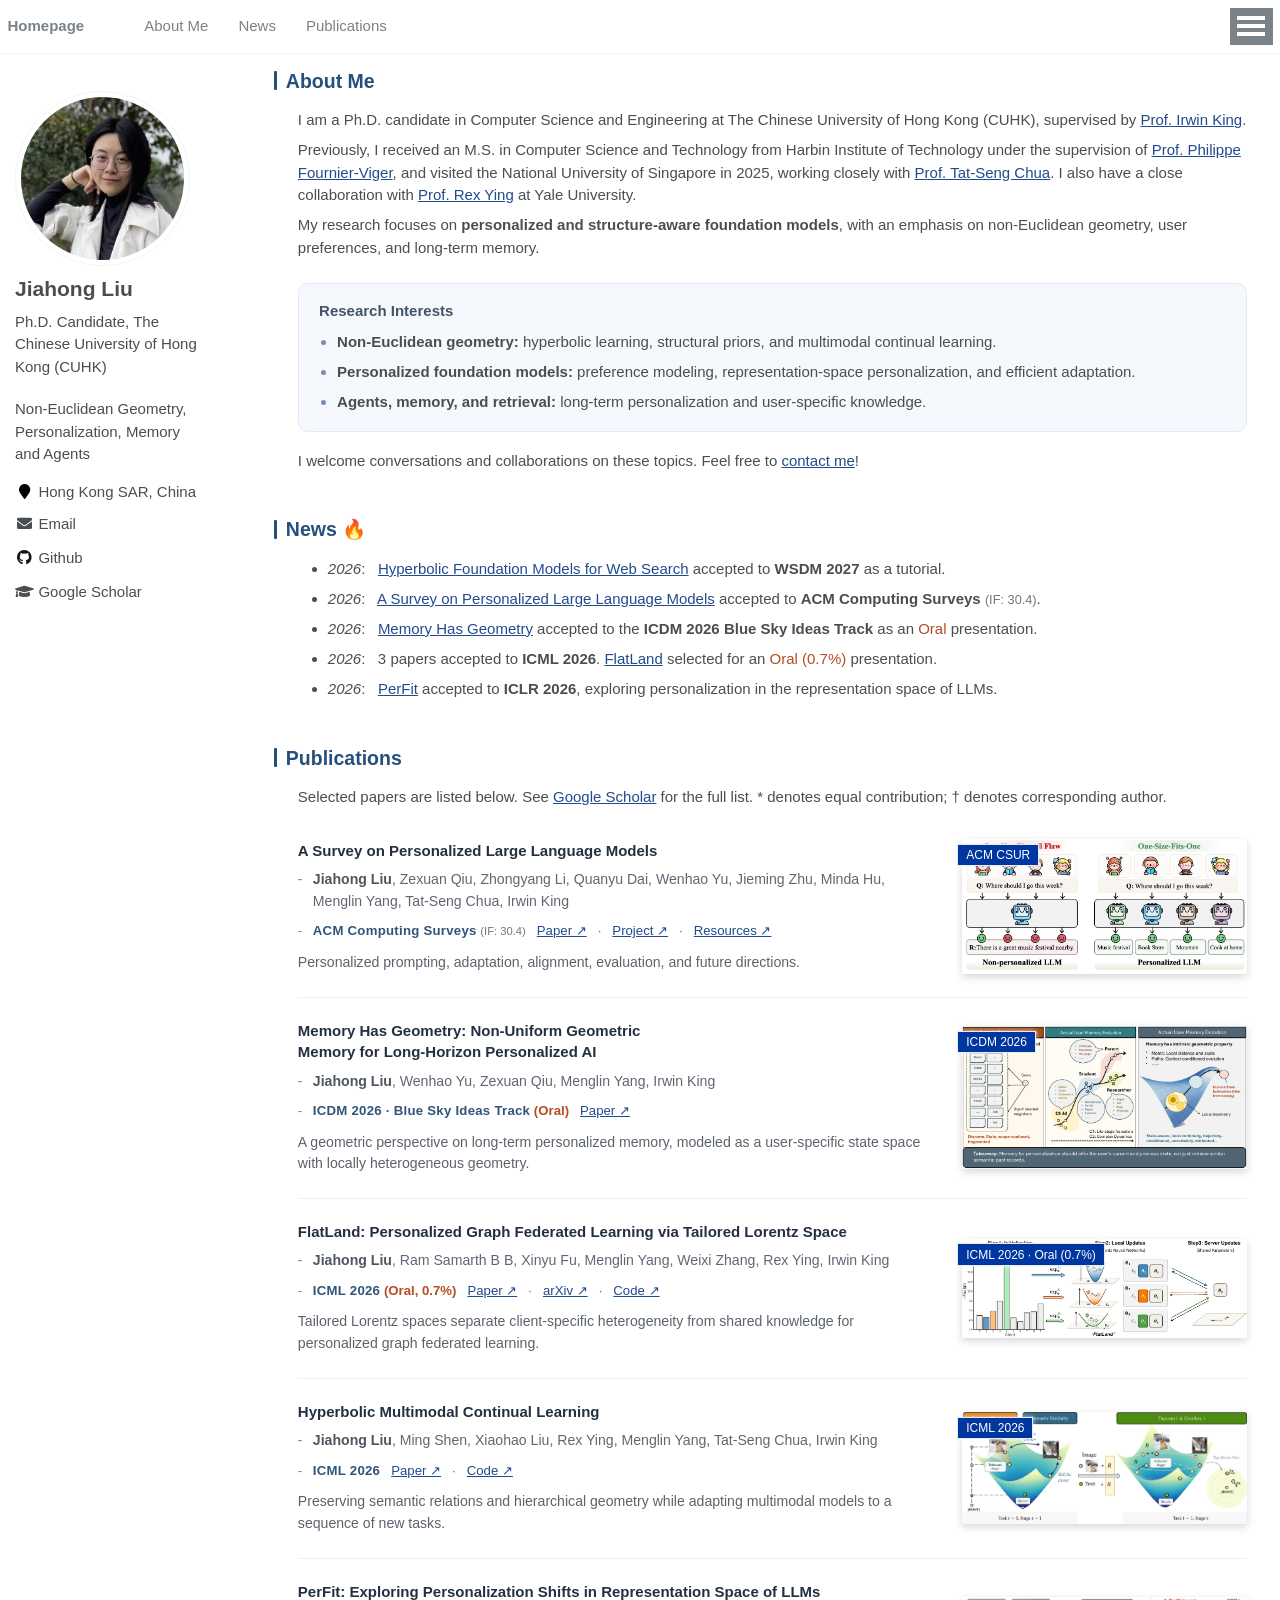
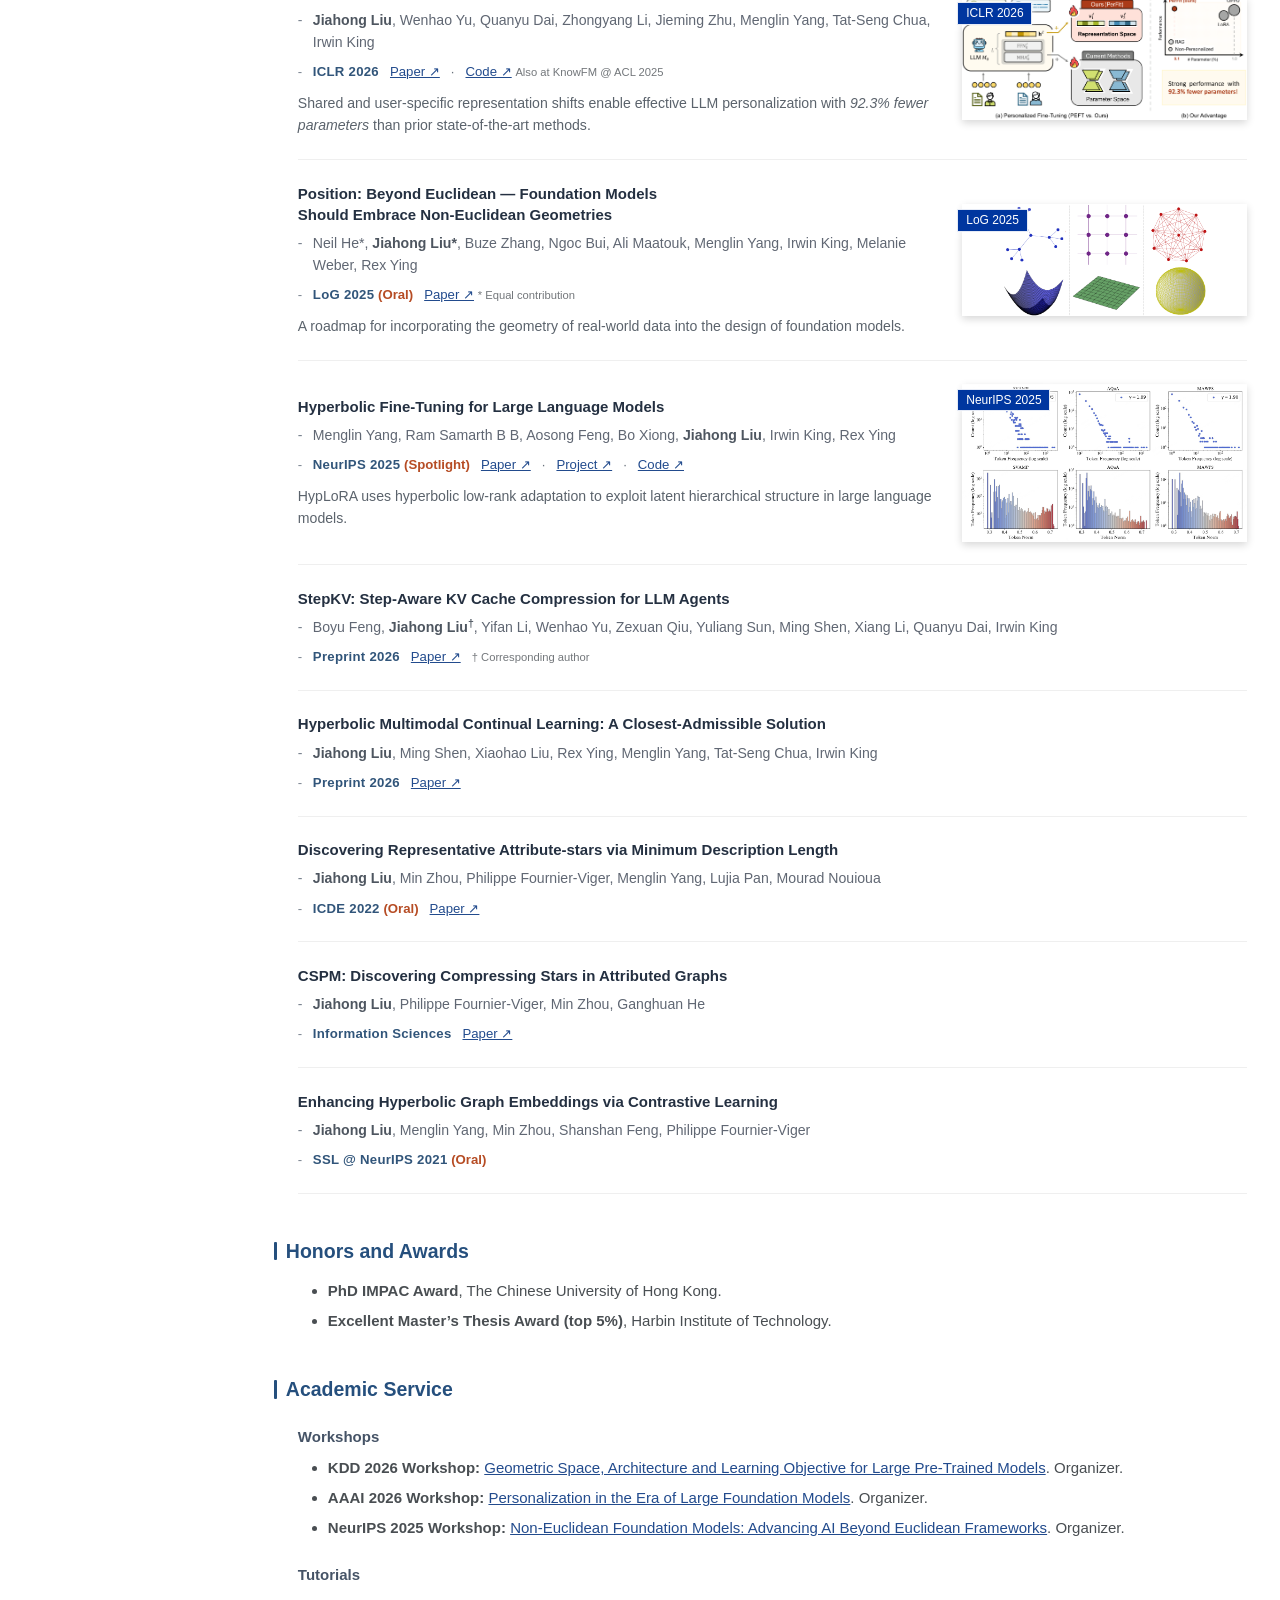
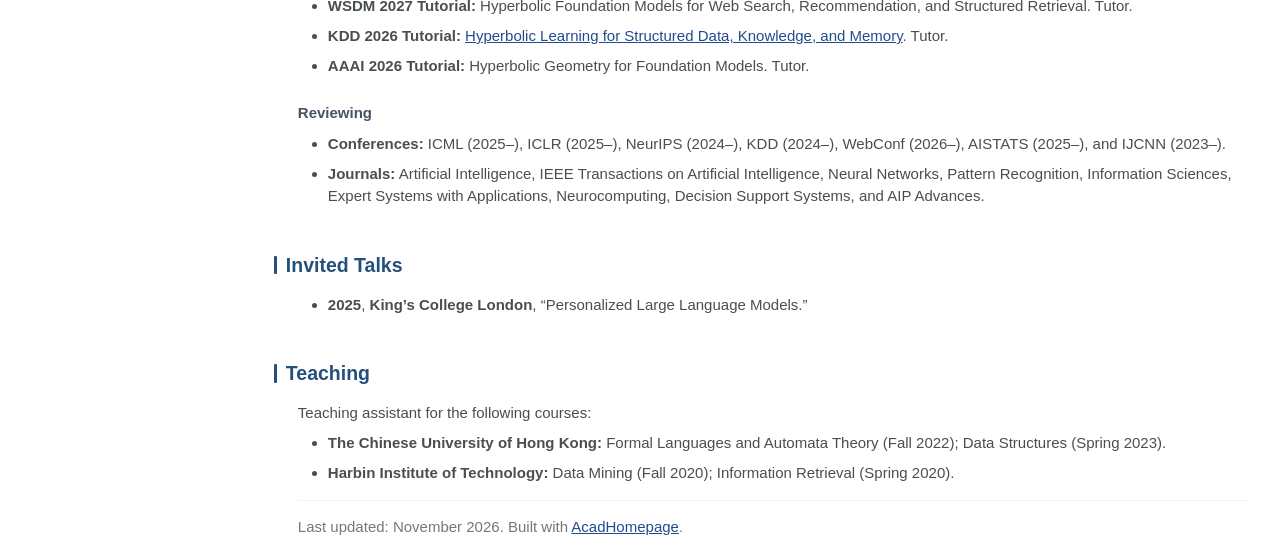
<file: index.html>
<!doctype html><html lang="en" class="no-js"><head><meta charset="utf-8"><title>Jiahong Liu - Homepage</title><meta property="og:locale" content="en"><meta property="og:site_name" content="Jiahong Liu"><meta property="og:title" content="Jiahong Liu"><link rel="canonical" href="https://jiahongliu21.github.io/"><meta property="og:url" content="https://jiahongliu21.github.io/"><meta property="og:description" content="Jiahong Liu, Ph.D. candidate at CUHK. Personalized foundation models, non-Euclidean geometry, and agents with long-term memory."><meta name="HandheldFriendly" content="True"><meta name="MobileOptimized" content="320"><meta name="viewport" content="width=device-width,initial-scale=1"><script>document.documentElement.className=document.documentElement.className.replace(/\bno-js\b/g,"")+" js "</script><link rel="stylesheet" href="assets/css/main.css?v=1793971525"><meta http-equiv="cleartype" content="on"><link rel="icon" type="image/svg+xml" href="images/favicon.svg?v=poincare-site-blue-20261028"><meta name="theme-color" content="#ffffff"><link rel="stylesheet" href="assets/css/academicons.css"><link rel="stylesheet" href="assets/css/personal.css?v=1793971525"></head><body><div class="masthead"><div class="masthead__inner-wrap"><div class="masthead__menu"><nav id="site-nav" class="greedy-nav"><button><div class="navicon"></div></button><ul class="visible-links"><li class="masthead__menu-item masthead__menu-item--lg masthead__menu-home-item"><a href="#about-me">Homepage</a></li><li class="masthead__menu-item"><a href="#about-me">About Me</a></li><li class="masthead__menu-item"><a href="#-news">News</a></li><li class="masthead__menu-item"><a href="#-publications">Publications</a></li><li class="masthead__menu-item"><a href="#-academic-service">Service</a></li></ul><ul class="hidden-links hidden"></ul></nav></div></div></div><div id="main" role="main"><div class="sidebar sticky"><div itemscope itemtype="http://schema.org/Person" class="profile_box"><div class="author__avatar"><img src="images/jiahong-liu.jpg" class="author__avatar" alt="Jiahong Liu"></div><div class="author__content"><h3 class="author__name">Jiahong Liu</h3><p class="author__bio">Ph.D. Candidate, The Chinese University of Hong Kong (CUHK)</p></div><div class="author__urls-wrapper"><ul class="author__urls social-icons"><li><div style="white-space:normal;margin-bottom:1em">Non-Euclidean Geometry, Personalization, Memory and Agents</div></li><li><i class="fa fa-fw fa-map-marker" aria-hidden="true"></i> Hong Kong SAR, China</li><li><a href="mailto:jiahong.liu21@gmail.com"><i class="fas fa-fw fa-envelope" aria-hidden="true"></i> Email</a></li><li><a href="https://github.com/JiahongLiu21"><i class="fab fa-fw fa-github" aria-hidden="true"></i> Github</a></li><li><a href="https://scholar.google.com.hk/citations?user=cIWPMtsAAAAJ&hl=en"><i class="fas fa-fw fa-graduation-cap"></i> Google Scholar</a></li></ul><div class="author__urls_sm"><a href="mailto:jiahong.liu21@gmail.com"><i class="fas fa-fw fa-envelope" aria-hidden="true"></i></a> <a href="https://github.com/JiahongLiu21"><i class="fab fa-fw fa-github" aria-hidden="true"></i></a> <a href="https://scholar.google.com.hk/citations?user=cIWPMtsAAAAJ&hl=en"><i class="fas fa-fw fa-graduation-cap"></i></a></div></div></div></div><article class="page" itemscope itemtype="http://schema.org/CreativeWork"><meta itemprop="headline" content=""><div class="page__inner-wrap"><section class="page__content" itemprop="text"><h1 id="about-me">About Me</h1><p>I am a Ph.D. candidate in Computer Science and Engineering at The Chinese University of Hong Kong (CUHK), supervised by <a href="https://scholar.google.com/citations?user=MXvC7tkAAAAJ&amp;hl=en">Prof. Irwin King</a>.</p><p>Previously, I received an M.S. in Computer Science and Technology from Harbin Institute of Technology under the supervision of <a href="https://scholar.google.com/citations?user=QG_7KjoAAAAJ&amp;hl=en">Prof. Philippe Fournier-Viger</a>, and visited the National University of Singapore in 2025, working closely with <a href="https://scholar.google.com/citations?user=Z9DWCBEAAAAJ&amp;hl=en">Prof. Tat-Seng Chua</a>. I also have a close collaboration with <a href="https://scholar.google.com/citations?user=6fqNXooAAAAJ&amp;hl=en">Prof. Rex Ying</a> at Yale University.</p><p>My research focuses on <strong>personalized and structure-aware foundation models</strong>, with an emphasis on non-Euclidean geometry, user preferences, and long-term memory.</p><div class="research-interests"><h3 id="research-interests">Research Interests</h3><ul><li><strong>Non-Euclidean geometry:</strong> hyperbolic learning, structural priors, and multimodal continual learning.</li><li><strong>Personalized foundation models:</strong> preference modeling, representation-space personalization, and efficient adaptation.</li><li><strong>Agents, memory, and retrieval:</strong> long-term personalization and user-specific knowledge.</li></ul></div><p>I welcome conversations and collaborations on these topics. Feel free to <a href="mailto:jiahong.liu21@gmail.com">contact me</a>!</p><h1 id="-news">News 🔥</h1><ul><li><em>2026</em>:   <a href="#tutorials">Hyperbolic Foundation Models for Web Search</a> accepted to <strong>WSDM 2027</strong> as a tutorial.</li><li><em>2026</em>:   <a href="https://personalizedllm.github.io/papers/survey/" target="_blank" rel="noopener noreferrer">A Survey on Personalized Large Language Models</a> accepted to <strong>ACM Computing Surveys</strong> <span class="paper-note" title="Journal Impact Factor reported by ACM in July 2026">(IF: 30.4)</span>.</li><li><em>2026</em>:   <a href="https://arxiv.org/abs/2609.17969" target="_blank" rel="noopener noreferrer">Memory Has Geometry</a> accepted to the <strong>ICDM 2026 Blue Sky Ideas Track</strong> as an <span class="text-highlight">Oral</span> presentation.</li><li><em>2026</em>:   3 papers accepted to <strong>ICML 2026</strong>. <a href="https://proceedings.mlr.press/v306/liu26b.html" target="_blank" rel="noopener noreferrer">FlatLand</a> selected for an <span class="text-highlight">Oral (0.7%)</span> presentation.</li><li><em>2026</em>:   <a href="https://openreview.net/forum?id=Lwn67fk9e1" target="_blank" rel="noopener noreferrer">PerFit</a> accepted to <strong>ICLR 2026</strong>, exploring personalization in the representation space of LLMs.</li></ul><h1 id="-publications">Publications</h1><p>Selected papers are listed below. See <a href="https://scholar.google.com.hk/citations?user=cIWPMtsAAAAJ&amp;hl=en">Google Scholar</a> for the full list. * denotes equal contribution; † denotes corresponding author.</p><div class="paper-entry paper-entry--illustrated"><div class="paper-entry-text"><p><a href="https://personalizedllm.github.io/papers/survey/" target="_blank" rel="noopener noreferrer">A Survey on Personalized Large Language Models</a></p><p><strong>Jiahong Liu</strong>, Zexuan Qiu, Zhongyang Li, Quanyu Dai, Wenhao Yu, Jieming Zhu, Minda Hu, Menglin Yang, Tat-Seng Chua, Irwin King</p><p><strong>ACM Computing Surveys</strong> <span class="paper-note" title="Journal Impact Factor reported by ACM in July 2026">(IF: 30.4)</span>   <a href="https://arxiv.org/abs/2502.11528" target="_blank" rel="noopener noreferrer">Paper ↗</a>   ·   <a href="https://personalizedllm.github.io/papers/survey/" target="_blank" rel="noopener noreferrer">Project ↗</a>   ·   <a href="https://github.com/JiahongLiu21/Awesome-Personalized-Large-Language-Models" target="_blank" rel="noopener noreferrer">Resources ↗</a></p><p>Personalized prompting, adaptation, alignment, evaluation, and future directions.</p></div><div class="paper-entry-image"><a href="images/personalized-llm-survey.png" target="_blank" rel="noopener noreferrer" aria-label="Open full-size paper figure"><span class="badge">ACM CSUR</span><img src="images/personalized-llm-survey.png" alt="One-size-fits-all responses compared with personalized LLM responses" width="100%" loading="lazy" style="aspect-ratio:1934/920;object-fit:cover;object-position:right"></a></div></div><div class="paper-entry paper-entry--illustrated"><div class="paper-entry-text"><p><a href="https://arxiv.org/abs/2609.17969" target="_blank" rel="noopener noreferrer">Memory Has Geometry: Non-Uniform Geometric Memory for Long-Horizon Personalized AI</a></p><p><strong>Jiahong Liu</strong>, Wenhao Yu, Zexuan Qiu, Menglin Yang, Irwin King</p><p><strong>ICDM 2026 · Blue Sky Ideas Track</strong> <strong class="paper-award">(Oral)</strong>   <a href="https://arxiv.org/abs/2609.17969" target="_blank" rel="noopener noreferrer">Paper ↗</a></p><p>A geometric perspective on long-term personalized memory, modeled as a user-specific state space with locally heterogeneous geometry.</p></div><div class="paper-entry-image"><a href="images/memory-geometry.png" target="_blank" rel="noopener noreferrer" aria-label="Open full-size paper figure"><span class="badge">ICDM 2026</span><img src="images/memory-geometry.png" alt="Conceptual framework from Memory Has Geometry" width="100%" loading="lazy"></a></div></div><div class="paper-entry paper-entry--illustrated"><div class="paper-entry-text"><p><a href="https://proceedings.mlr.press/v306/liu26b.html" target="_blank" rel="noopener noreferrer">FlatLand: Personalized Graph Federated Learning via Tailored Lorentz Space</a></p><p><strong>Jiahong Liu</strong>, Ram Samarth B B, Xinyu Fu, Menglin Yang, Weixi Zhang, Rex Ying, Irwin King</p><p><strong>ICML 2026</strong> <strong class="paper-award">(Oral, 0.7%)</strong>   <a href="https://proceedings.mlr.press/v306/liu26b.html" target="_blank" rel="noopener noreferrer">Paper ↗</a>   ·   <a href="https://arxiv.org/abs/2608.21096" target="_blank" rel="noopener noreferrer">arXiv ↗</a>   ·   <a href="https://github.com/HUBERILT/FlatLand_ICML" target="_blank" rel="noopener noreferrer">Code ↗</a></p><p>Tailored Lorentz spaces separate client-specific heterogeneity from shared knowledge for personalized graph federated learning.</p></div><div class="paper-entry-image"><a href="images/flatland.png" target="_blank" rel="noopener noreferrer" aria-label="Open full-size paper figure"><span class="badge">ICML 2026 · Oral (0.7%)</span><img src="images/flatland.png" alt="FlatLand framework for personalized federated learning in tailored Lorentz spaces" width="100%" loading="lazy"></a></div></div><div class="paper-entry paper-entry--illustrated"><div class="paper-entry-text"><p><a href="https://proceedings.mlr.press/v306/liu26dq.html" target="_blank" rel="noopener noreferrer">Hyperbolic Multimodal Continual Learning</a></p><p><strong>Jiahong Liu</strong>, Ming Shen, Xiaohao Liu, Rex Ying, Menglin Yang, Tat-Seng Chua, Irwin King</p><p><strong>ICML 2026</strong>   <a href="https://proceedings.mlr.press/v306/liu26dq.html" target="_blank" rel="noopener noreferrer">Paper ↗</a>   ·   <a href="https://github.com/HUBERILT/HMCL_ICML" target="_blank" rel="noopener noreferrer">Code ↗</a></p><p>Preserving semantic relations and hierarchical geometry while adapting multimodal models to a sequence of new tasks.</p></div><div class="paper-entry-image"><a href="images/hmcl.png" target="_blank" rel="noopener noreferrer" aria-label="Open full-size paper figure"><span class="badge">ICML 2026</span><img src="images/hmcl.png" alt="HMCL preserves semantic similarity and hierarchy under a shared hyperbolic isometry" width="100%" loading="lazy"></a></div></div><div class="paper-entry paper-entry--illustrated"><div class="paper-entry-text"><p><a href="https://openreview.net/forum?id=Lwn67fk9e1" target="_blank" rel="noopener noreferrer">PerFit: Exploring Personalization Shifts in Representation Space of LLMs</a></p><p><strong>Jiahong Liu</strong>, Wenhao Yu, Quanyu Dai, Zhongyang Li, Jieming Zhu, Menglin Yang, Tat-Seng Chua, Irwin King</p><p><strong>ICLR 2026</strong>   <a href="https://openreview.net/forum?id=Lwn67fk9e1" target="_blank" rel="noopener noreferrer">Paper ↗</a>   ·   <a href="https://github.com/JiahongLiu21/PerFit" target="_blank" rel="noopener noreferrer">Code ↗</a> <span class="paper-note">Also at KnowFM @ ACL 2025</span></p><p>Shared and user-specific representation shifts enable effective LLM personalization with <em>92.3% fewer parameters</em> than prior state-of-the-art methods.</p></div><div class="paper-entry-image"><a href="images/perfit.png" target="_blank" rel="noopener noreferrer" aria-label="Open full-size paper figure"><span class="badge">ICLR 2026</span><img src="images/perfit.png" alt="PerFit learns shared and user-specific shifts in the representation space of LLMs" width="100%" loading="lazy"></a></div></div><div class="paper-entry paper-entry--illustrated"><div class="paper-entry-text"><p><a href="https://arxiv.org/abs/2504.08896" target="_blank" rel="noopener noreferrer">Position: Beyond Euclidean — Foundation Models Should Embrace Non-Euclidean Geometries</a></p><p>Neil He*, <strong>Jiahong Liu*</strong>, Buze Zhang, Ngoc Bui, Ali Maatouk, Menglin Yang, Irwin King, Melanie Weber, Rex Ying</p><p><strong>LoG 2025</strong> <strong class="paper-award">(Oral)</strong>   <a href="https://arxiv.org/abs/2504.08896" target="_blank" rel="noopener noreferrer">Paper ↗</a> <span class="paper-note">* Equal contribution</span></p><p>A roadmap for incorporating the geometry of real-world data into the design of foundation models.</p></div><div class="paper-entry-image paper-entry-image--compact"><a href="images/beyond-euclidean.png" target="_blank" rel="noopener noreferrer" aria-label="Open full-size paper figure"><span class="badge">LoG 2025</span><img src="images/beyond-euclidean.png" alt="Hyperbolic, Euclidean, and spherical geometries model different token relationships" width="100%" loading="lazy"></a></div></div><div class="paper-entry paper-entry--illustrated"><div class="paper-entry-text"><p><a href="https://hyperboliclearning.github.io/work/hyplora/" target="_blank" rel="noopener noreferrer">Hyperbolic Fine-Tuning for Large Language Models</a></p><p>Menglin Yang, Ram Samarth B B, Aosong Feng, Bo Xiong, <strong>Jiahong Liu</strong>, Irwin King, Rex Ying</p><p><strong>NeurIPS 2025</strong> <strong class="paper-award">(Spotlight)</strong>   <a href="https://papers.nips.cc/paper_files/paper/2025/file/2a711847bb13b3c55ad74853b7efd70a-Paper-Conference.pdf" target="_blank" rel="noopener noreferrer">Paper ↗</a>   ·   <a href="https://hyperboliclearning.github.io/work/hyplora/" target="_blank" rel="noopener noreferrer">Project ↗</a>   ·   <a href="https://github.com/marlin-codes/HypLLM" target="_blank" rel="noopener noreferrer">Code ↗</a></p><p>HypLoRA uses hyperbolic low-rank adaptation to exploit latent hierarchical structure in large language models.</p></div><div class="paper-entry-image"><a href="images/hyplora.jpg" target="_blank" rel="noopener noreferrer" aria-label="Open full-size paper figure"><span class="badge">NeurIPS 2025</span><img src="images/hyplora.jpg" alt="HypLoRA illustration of token frequency, embedding norms, and hierarchical geometry" width="100%" loading="lazy"></a></div></div><div class="paper-entry paper-entry-text"><p><a href="https://arxiv.org/abs/2609.22158" target="_blank" rel="noopener noreferrer">StepKV: Step-Aware KV Cache Compression for LLM Agents</a></p><p>Boyu Feng, <strong>Jiahong Liu<sup>†</sup></strong>, Yifan Li, Wenhao Yu, Zexuan Qiu, Yuliang Sun, Ming Shen, Xiang Li, Quanyu Dai, Irwin King</p><p><strong>Preprint 2026</strong>   <a href="https://arxiv.org/abs/2609.22158" target="_blank" rel="noopener noreferrer">Paper ↗</a>   <span class="paper-note">† Corresponding author</span></p></div><div class="paper-entry paper-entry-text"><p><a href="https://arxiv.org/abs/2609.29329" target="_blank" rel="noopener noreferrer">Hyperbolic Multimodal Continual Learning: A Closest-Admissible Solution</a></p><p><strong>Jiahong Liu</strong>, Ming Shen, Xiaohao Liu, Rex Ying, Menglin Yang, Tat-Seng Chua, Irwin King</p><p><strong>Preprint 2026</strong>   <a href="https://arxiv.org/abs/2609.29329" target="_blank" rel="noopener noreferrer">Paper ↗</a></p></div><div class="paper-entry paper-entry-text"><p><a href="https://arxiv.org/abs/2204.12704" target="_blank" rel="noopener noreferrer">Discovering Representative Attribute-stars via Minimum Description Length</a></p><p><strong>Jiahong Liu</strong>, Min Zhou, Philippe Fournier-Viger, Menglin Yang, Lujia Pan, Mourad Nouioua</p><p><strong>ICDE 2022</strong> <strong class="paper-award">(Oral)</strong>   <a href="https://arxiv.org/abs/2204.12704" target="_blank" rel="noopener noreferrer">Paper ↗</a></p></div><div class="paper-entry paper-entry-text"><p><a href="https://doi.org/10.1016/j.ins.2022.08.008" target="_blank" rel="noopener noreferrer">CSPM: Discovering Compressing Stars in Attributed Graphs</a></p><p><strong>Jiahong Liu</strong>, Philippe Fournier-Viger, Min Zhou, Ganghuan He</p><p><strong>Information Sciences</strong>   <a href="https://doi.org/10.1016/j.ins.2022.08.008" target="_blank" rel="noopener noreferrer">Paper ↗</a></p></div><div class="paper-entry paper-entry-text"><p>Enhancing Hyperbolic Graph Embeddings via Contrastive Learning</p><p><strong>Jiahong Liu</strong>, Menglin Yang, Min Zhou, Shanshan Feng, Philippe Fournier-Viger</p><p><strong>SSL @ NeurIPS 2021</strong> <strong class="paper-award">(Oral)</strong></p></div><h1 id="-honors-and-awards">Honors and Awards</h1><ul><li><strong>PhD IMPAC Award</strong>, The Chinese University of Hong Kong.</li><li><strong>Excellent Master’s Thesis Award (top 5%)</strong>, Harbin Institute of Technology.</li></ul><h1 id="-academic-service">Academic Service</h1><h3 id="workshops">Workshops</h3><ul><li><strong>KDD 2026 Workshop:</strong> <a href="https://hyperboliclearning.github.io/events/kdd2026workshop">Geometric Space, Architecture and Learning Objective for Large Pre-Trained Models</a>. Organizer.</li><li><strong>AAAI 2026 Workshop:</strong> <a href="https://personalizedllm.github.io/events/perfm-aaai26/">Personalization in the Era of Large Foundation Models</a>. Organizer.</li><li><strong>NeurIPS 2025 Workshop:</strong> <a href="https://hyperboliclearning.github.io/events/neurips2025negelworkshop">Non-Euclidean Foundation Models: Advancing AI Beyond Euclidean Frameworks</a>. Organizer.</li></ul><h3 id="tutorials">Tutorials</h3><ul><li><strong>WSDM 2027 Tutorial:</strong> Hyperbolic Foundation Models for Web Search, Recommendation, and Structured Retrieval. Tutor.</li><li><strong>KDD 2026 Tutorial:</strong> <a href="https://hyperboliclearning.github.io/events/kdd2026tutorial">Hyperbolic Learning for Structured Data, Knowledge, and Memory</a>. Tutor.</li><li><strong>AAAI 2026 Tutorial:</strong> Hyperbolic Geometry for Foundation Models. Tutor.</li></ul><h3 id="reviewing">Reviewing</h3><ul><li><strong>Conferences:</strong> ICML (2025–), ICLR (2025–), NeurIPS (2024–), KDD (2024–), WebConf (2026–), AISTATS (2025–), and IJCNN (2023–).</li><li><strong>Journals:</strong> Artificial Intelligence, IEEE Transactions on Artificial Intelligence, Neural Networks, Pattern Recognition, Information Sciences, Expert Systems with Applications, Neurocomputing, Decision Support Systems, and AIP Advances.</li></ul><h1 id="-invited-talks">Invited Talks</h1><ul><li><strong>2025</strong>, <strong>King’s College London</strong>, “Personalized Large Language Models.”</li></ul><h1 id="-teaching">Teaching</h1><p>Teaching assistant for the following courses:</p><ul><li><strong>The Chinese University of Hong Kong:</strong> Formal Languages and Automata Theory (Fall 2022); Data Structures (Spring 2023).</li><li><strong>Harbin Institute of Technology:</strong> Data Mining (Fall 2020); Information Retrieval (Spring 2020).</li></ul><hr><p class="site-note">Last updated: November 2026. Built with <a href="https://github.com/RayeRen/acad-homepage.github.io">AcadHomepage</a>.</p></section></div></article></div><script src="assets/js/main.min.js"></script><script data-goatcounter="https://jiahongliu21.goatcounter.com/count" async src="https://gc.zgo.at/count.js"></script><script src="assets/js/personal.js?v=1793971525"></script></body></html>
</file>
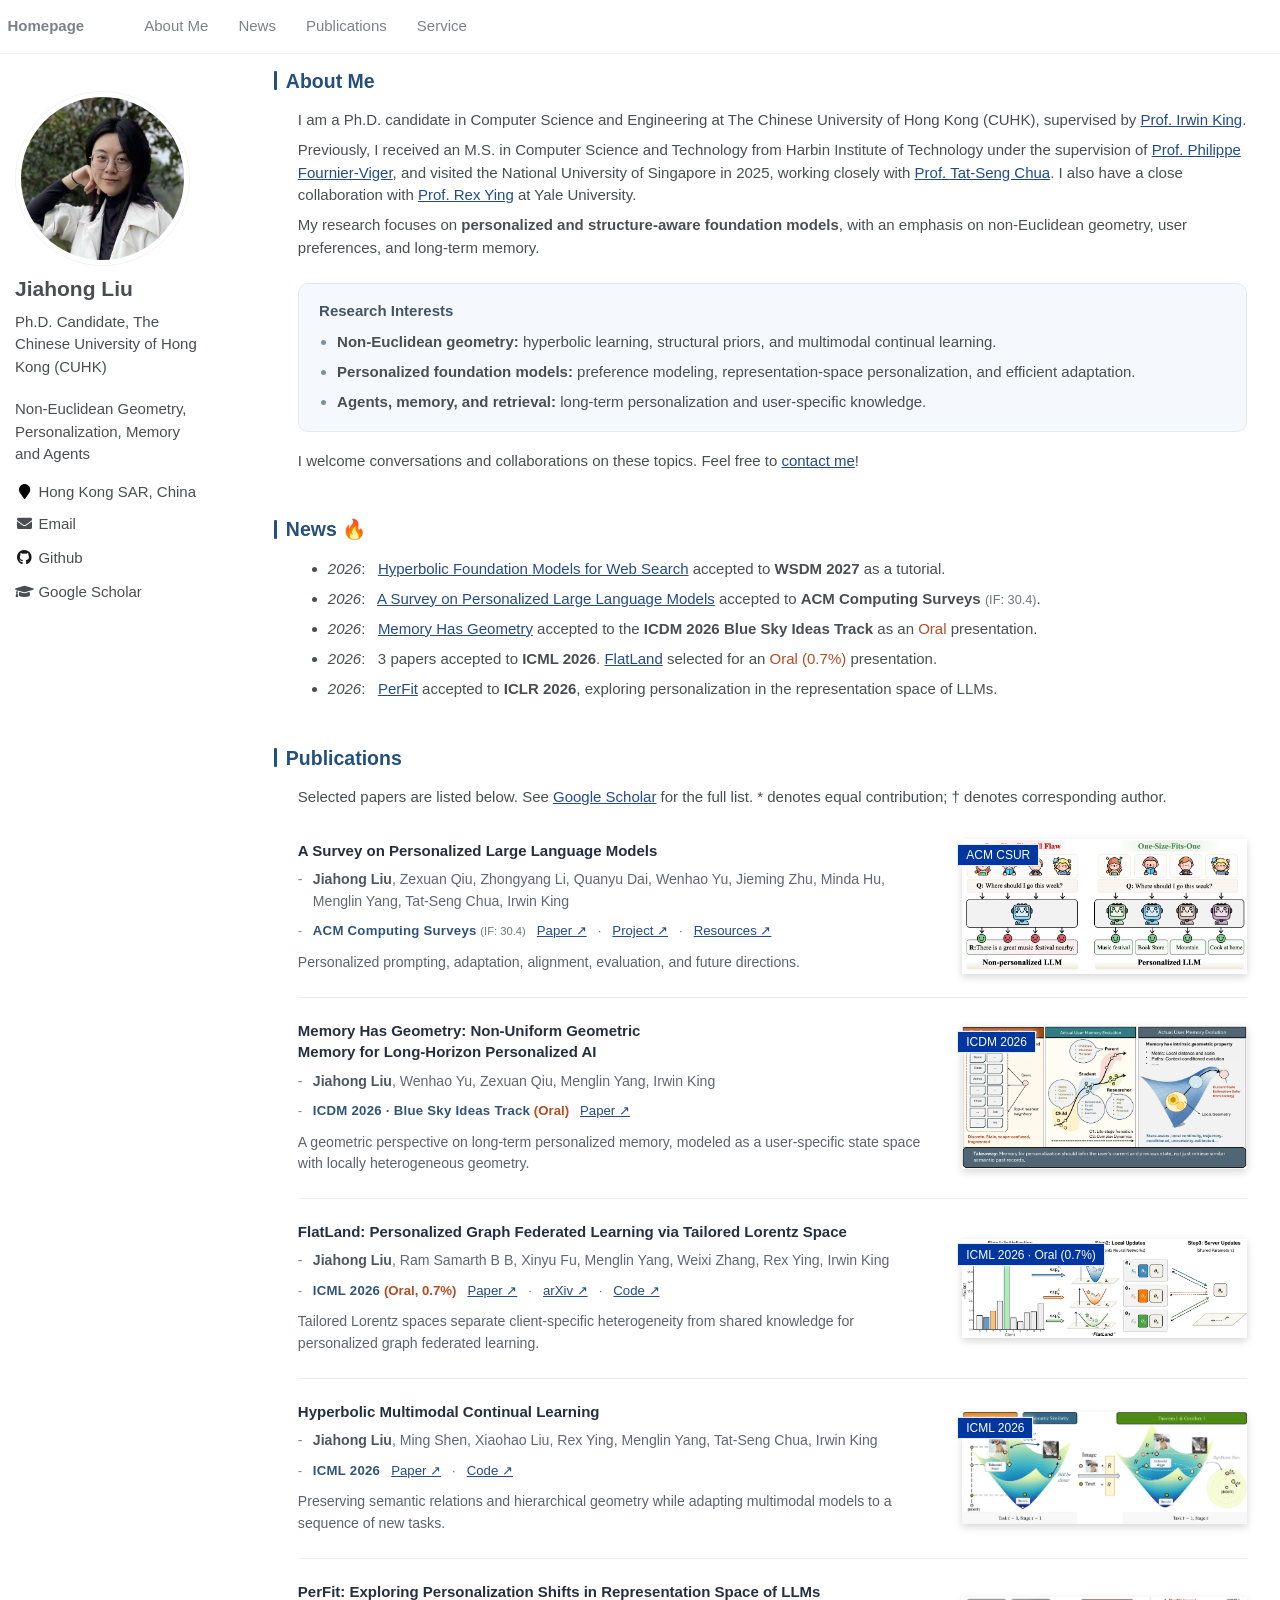
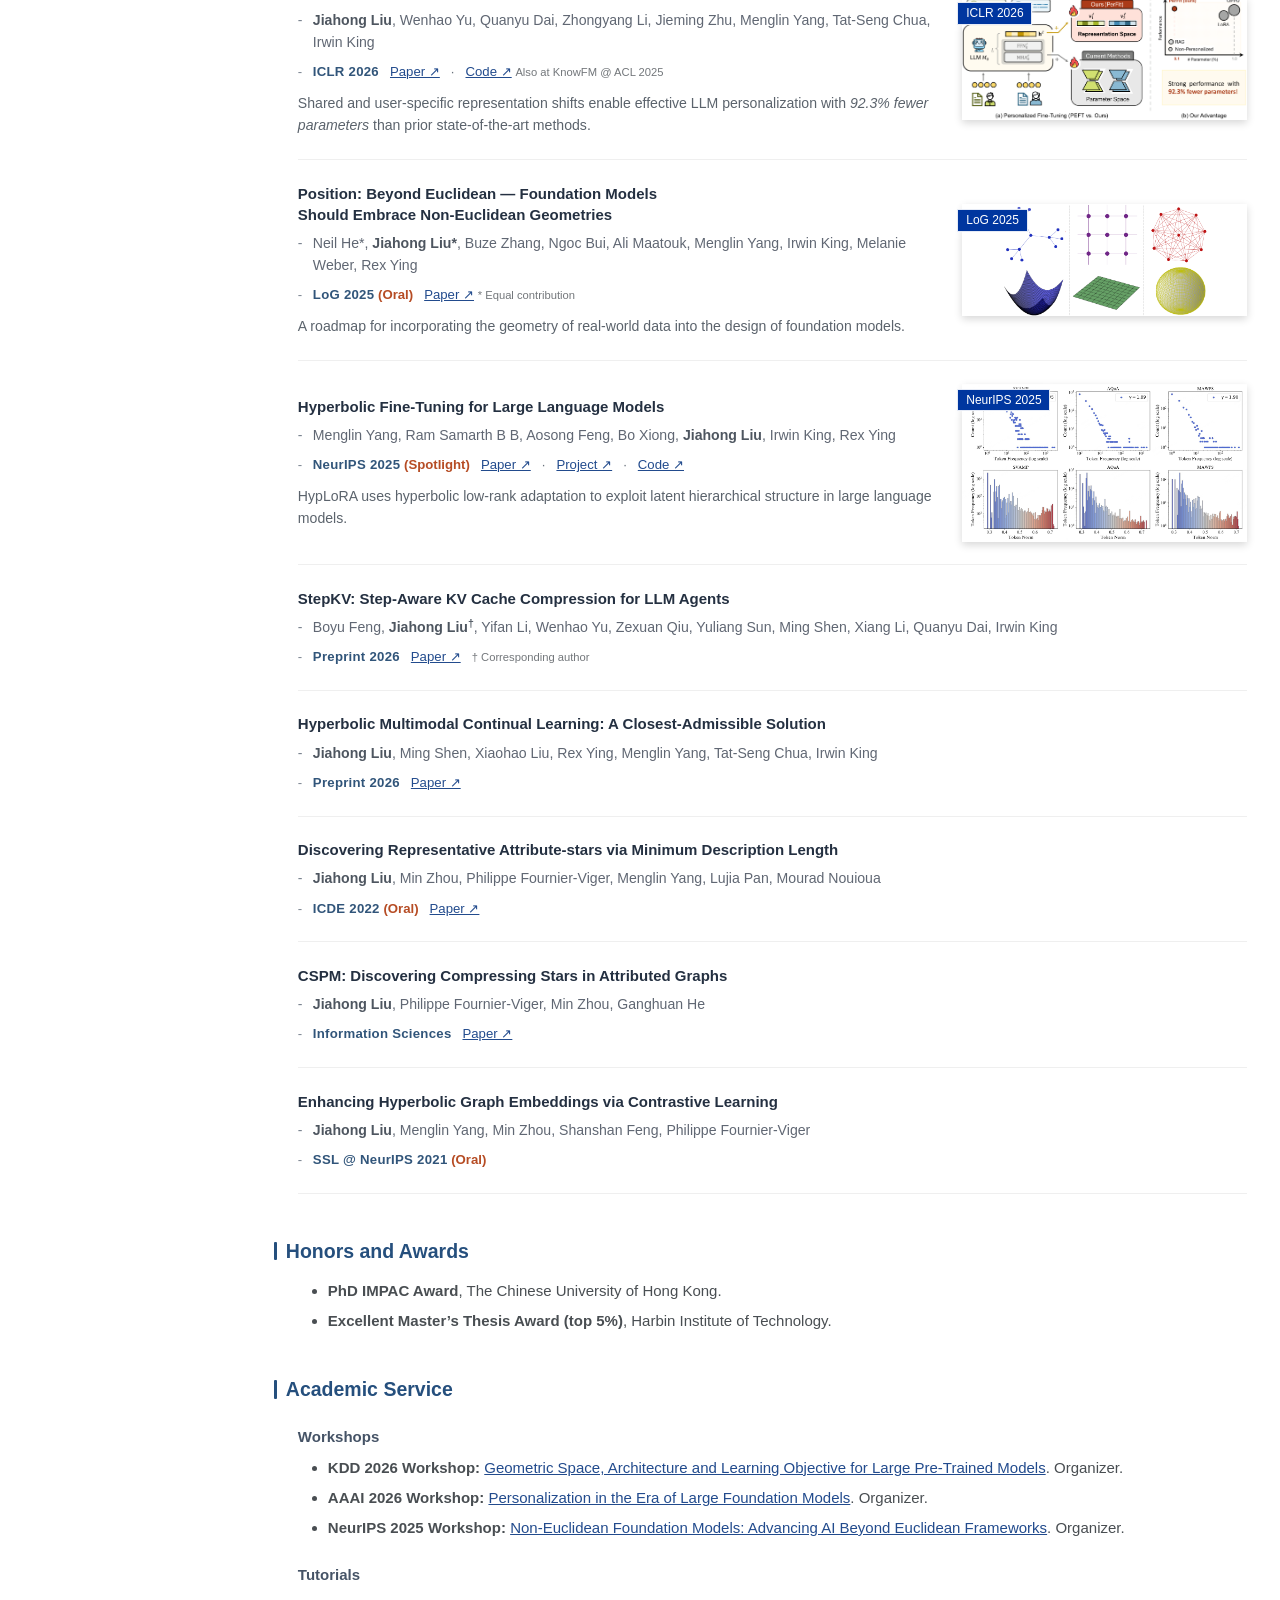
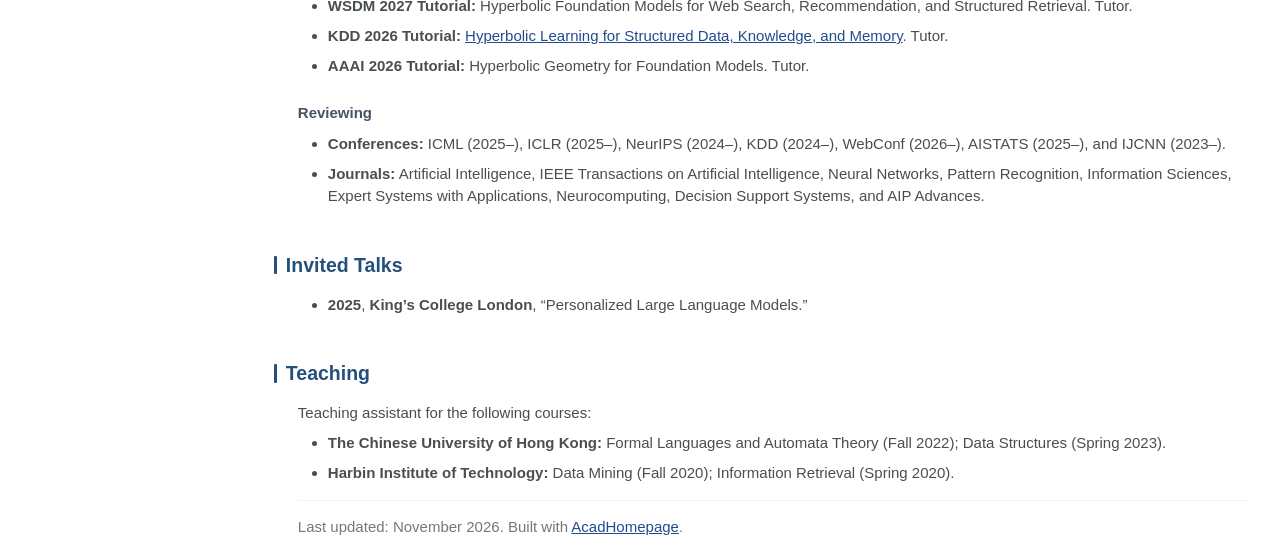
<file: about/index.html>
<!DOCTYPE html><html lang="en-US"><meta charset="utf-8"><title>Redirecting&hellip;</title><link rel="canonical" href="https://jiahongliu21.github.io/"><script>location="https://jiahongliu21.github.io/"</script><meta http-equiv="refresh" content="0; url=https://jiahongliu21.github.io/"><meta name="robots" content="noindex"><h1>Redirecting&hellip;</h1><a href="https://jiahongliu21.github.io/">Click here if you are not redirected.</a></html>
</file>
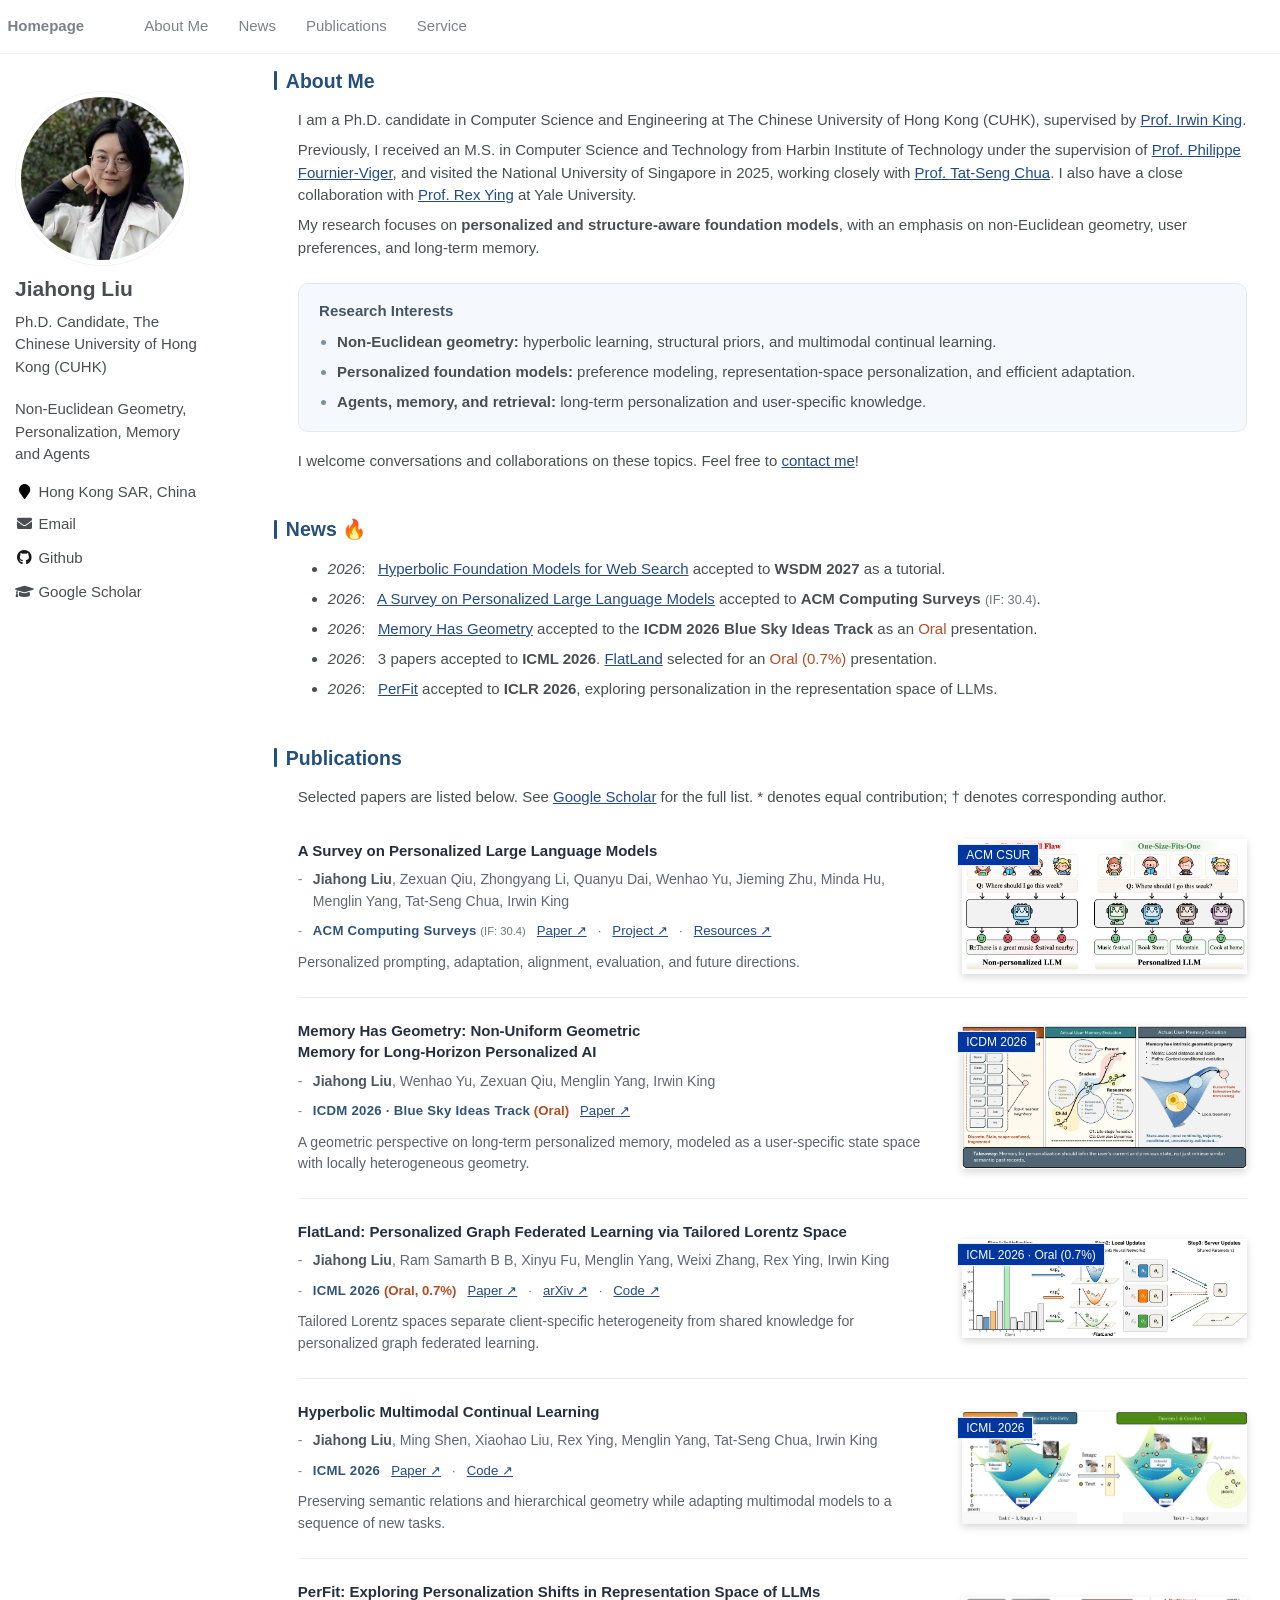
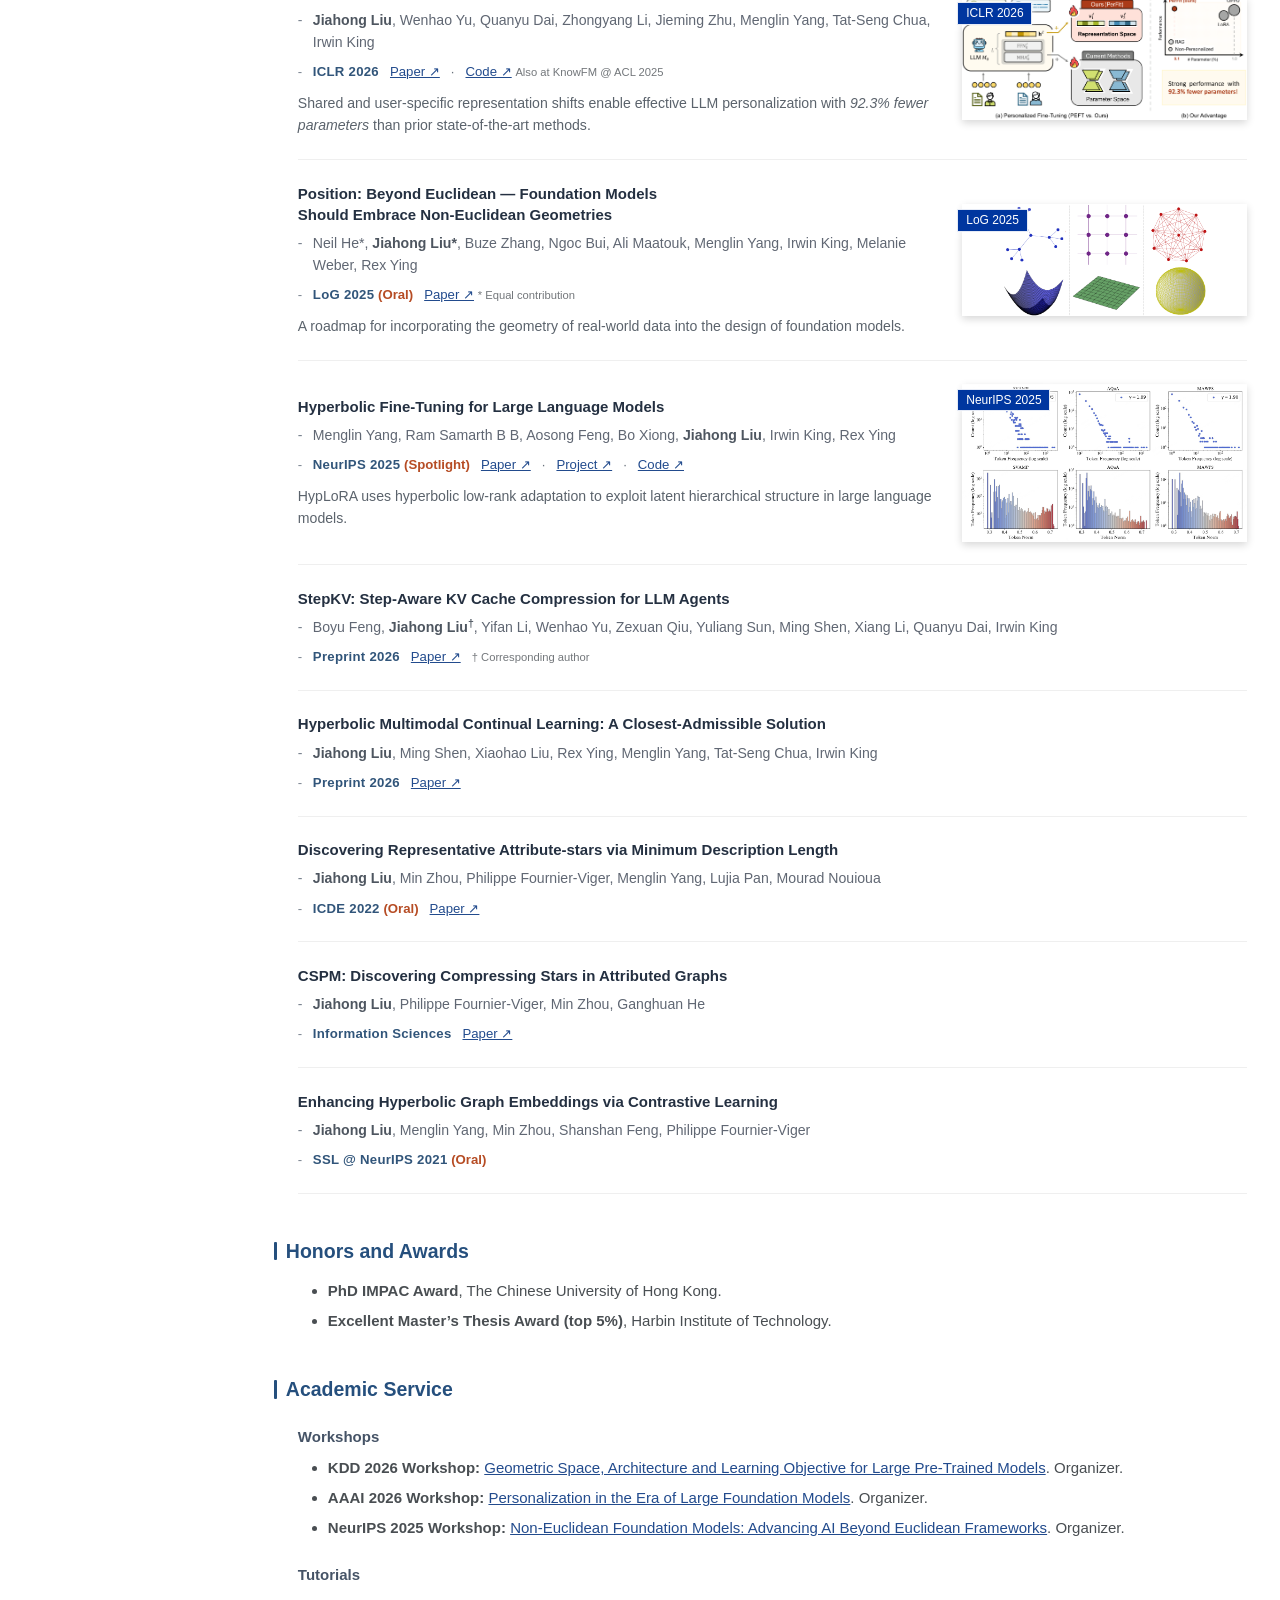
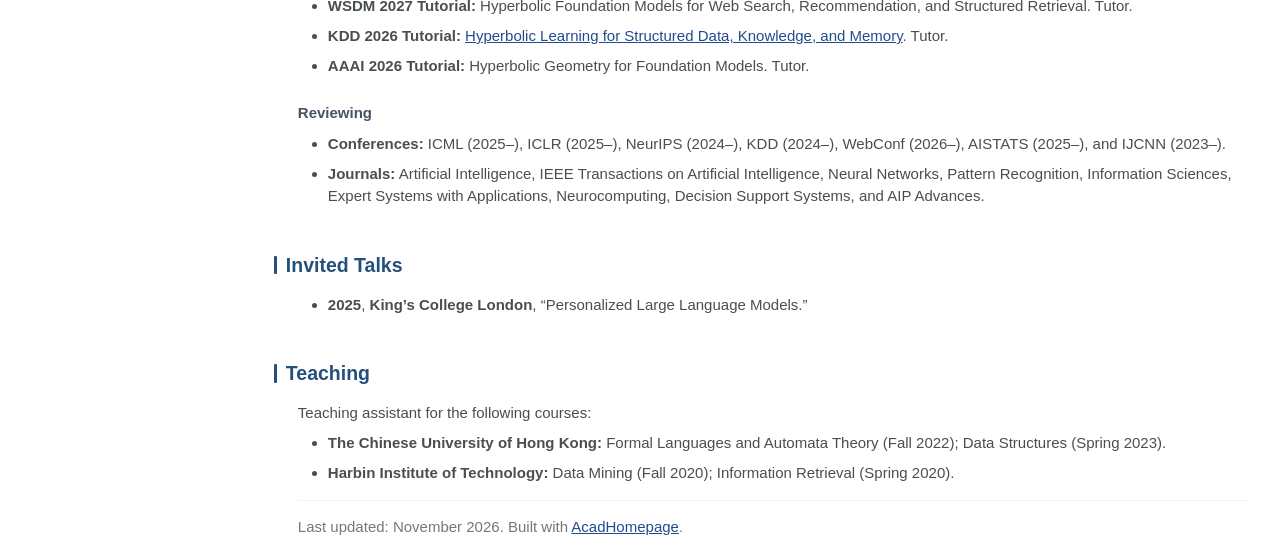
<file: about.html>
<!DOCTYPE html><html lang="en-US"><meta charset="utf-8"><title>Redirecting&hellip;</title><link rel="canonical" href="https://jiahongliu21.github.io/"><script>location="https://jiahongliu21.github.io/"</script><meta http-equiv="refresh" content="0; url=https://jiahongliu21.github.io/"><meta name="robots" content="noindex"><h1>Redirecting&hellip;</h1><a href="https://jiahongliu21.github.io/">Click here if you are not redirected.</a></html>
</file>
<file: assets/css/main.css>
a:focus{outline:thin dotted #f89406;outline:5px auto #f89406;outline-offset:-2px}*,:after,:before{-moz-box-sizing:border-box;-webkit-box-sizing:border-box;box-sizing:border-box}html{box-sizing:border-box;background-color:#fff;font-size:15px;-webkit-text-size-adjust:100%;-ms-text-size-adjust:100%}body{margin:0}::-moz-selection{color:#fff;background:#000}::selection{color:#fff;background:#000}article,aside,details,figcaption,figure,footer,header,hgroup,main,nav,section{display:block}audio,canvas,video{display:inline-block}audio:not([controls]){display:none}a{color:#224b8d}a:active,a:hover{outline:0}sub,sup{position:relative;font-size:75%;line-height:0;vertical-align:baseline}sup{top:-.5em}sub{bottom:-.25em}img{max-width:100%;height:auto;vertical-align:middle;border:0;-ms-interpolation-mode:bicubic}#map_canvas img,.google-maps img{max-width:none}button,input,select,textarea{margin:0;font-size:100%;vertical-align:middle}button,input{line-height:normal}button::-moz-focus-inner,input::-moz-focus-inner{padding:0;border:0}button,html input[type=button],input[type=reset],input[type=submit]{-webkit-appearance:button;cursor:pointer}button,input[type=button],input[type=checkbox],input[type=radio],input[type=reset],input[type=submit],label,select{cursor:pointer}input[type=search]{box-sizing:content-box;-webkit-appearance:textfield}input[type=search]::-webkit-search-cancel-button,input[type=search]::-webkit-search-decoration{-webkit-appearance:none}textarea{overflow:auto;vertical-align:top}html{position:relative;min-height:100%}body{margin:0;padding:0;padding-bottom:0;color:#494e52;font-family:"Trebuchet MS",Helvetica,sans-serif;line-height:1.5}body.overflow--hidden{overflow:hidden}h1,h2,h3,h4,h5,h6{margin:1em 0 .5em;line-height:1.2;font-family:"Trebuchet MS",Helvetica,sans-serif;font-weight:700}h1{margin-top:1em;font-size:1.4em}h2{font-size:1.2em}h3{font-size:1em}h4{font-size:1em}h5{font-size:1em}h6{font-size:1em}.small,small{font-size:1em}p{margin-bottom:.5em}ins,u{text-decoration:none;border-bottom:1px solid #494e52}ins a,u a{color:inherit}ul{padding-inline-start:2em;margin-block-start:0.5em}del a{color:inherit}blockquote,dl,fieldset,figure,ol,p,pre,table,ul{orphans:3;widows:3}abbr[data-original-title],abbr[title]{text-decoration:none;cursor:help;border-bottom:1px dotted #494e52}blockquote{margin:2em 1em 2em 0;padding-left:1em;padding-right:1em;font-style:italic;border-left:.25em solid #7a8288}blockquote cite{font-style:italic}blockquote cite:before{content:"\2014";padding-right:5px}a:active,a:hover{outline:0}code,kbd,pre,samp,tt{font-family:Monaco,Consolas,"Lucida Console",monospace}pre{overflow-x:auto}a>code,figcaption>code,li>code,p>code,td>code{padding-top:.1rem;padding-bottom:.1rem;font-size:1em;background:#fafafa;border:1px solid #f2f3f3;border-radius:4px;box-shadow:0 1px 1px rgba(0,0,0,.125)}a>code:after,a>code:before,figcaption>code:after,figcaption>code:before,li>code:after,li>code:before,p>code:after,p>code:before,td>code:after,td>code:before{letter-spacing:-.2em;content:"\00a0"}hr{display:block;margin:1em 0;border:0;border-top:1px solid #f2f3f3}ol li,ul li{margin-bottom:.5em}li ol,li ul{margin-top:.5em}figure{display:-webkit-box;display:flex;-webkit-box-pack:justify;justify-content:space-between;-webkit-box-align:start;align-items:flex-start;flex-wrap:wrap;margin:2em 0}figure .fluid-width-video-wrapper,figure iframe,figure img{margin-bottom:1em}figure img{width:100%;border-radius:4px;-webkit-transition:all .2s ease-in-out;transition:all .2s ease-in-out}figure>a{display:block}@media (min-width:37.5em){figure.half>a,figure.half>img{width:calc(50% - .5em)}}figure.half figcaption{width:100%}@media (min-width:37.5em){figure.third>a,figure.third>img{width:calc(33.3333% - .5em)}}figure.third figcaption{width:100%}figcaption{margin-bottom:.5em;color:#777a7d;font-family:Georgia,Times,serif;font-size:1em}figcaption a{color:inherit;text-decoration:none;border-bottom:1px solid #bdc1c4;-webkit-transition:all .2s ease-in-out;transition:all .2s ease-in-out}figcaption a:hover{color:#000;border-bottom-color:#000}svg:not(:root){overflow:hidden}nav ul{margin:0;padding:0}nav li{list-style:none}nav a{text-decoration:none}nav ol li,nav ul li{margin-bottom:0}nav li ol,nav li ul{margin-top:0}#goog-wm-sb,.archive__item-teaser,.btn,.highlight,a,b,blockquote,em,figure,form button,h1,h2,header,i,img,input,input[type=submit],p,q,span,strong,td,tr{-webkit-transition:all .2s ease-in-out;transition:all .2s ease-in-out}.hidden{display:none;visibility:hidden}.load{display:none}.transparent{opacity:0}.screen-reader-shortcut,.screen-reader-text,.screen-reader-text span,.visually-hidden{position:absolute!important;clip:rect(1px,1px,1px,1px);height:1px!important;width:1px!important;border:0!important;overflow:hidden}body:hover .visually-hidden a,body:hover .visually-hidden button,body:hover .visually-hidden input{display:none!important}.screen-reader-shortcut:focus,.screen-reader-text:focus{clip:auto!important;height:auto!important;width:auto!important;display:block;font-size:1em;font-weight:700;padding:15px 23px 14px;background:#fff;z-index:100000;text-decoration:none;box-shadow:0 0 2px 2px rgba(0,0,0,.6)}.skip-link{position:fixed;z-index:20;margin:0;font-family:"Trebuchet MS",Helvetica,sans-serif;white-space:nowrap}.skip-link li{height:0;width:0;list-style:none}.text-left{text-align:left}.text-center{text-align:center}.text-right{text-align:right}.text-justify{text-align:justify}.text-nowrap{white-space:nowrap}.cf{clear:both}.wrapper{max-width:925px;margin-left:auto;margin-right:auto}.wrapper:after{content:" ";display:block;clear:both}.align-left{display:block;margin-left:auto;margin-right:auto}@media (min-width:37.5em){.align-left{float:left;margin-right:1em}}.align-right{display:block;margin-left:auto;margin-right:auto}@media (min-width:37.5em){.align-right{float:right;margin-left:1em}}.align-center{display:block;margin-left:auto;margin-right:auto}@media (min-width:57.8125em){.full{margin-right:-19.4915254237%!important}}.icon{display:inline-block;fill:currentColor;width:1em;height:1.1em;line-height:1;position:relative;top:-.1em;vertical-align:middle}.social-icons .fa{color:#000}.social-icons .fa-behance,.social-icons .fa-behance-square{color:#1769ff}.social-icons .fa-dribbble{color:#ea4c89}.social-icons .fa-facebook,.social-icons .fa-facebook-square{color:#3b5998}.social-icons .fa-flickr{color:#ff0084}.social-icons .fa-foursquare{color:#0072b1}.social-icons .fa-github,.social-icons .fa-github-alt,.social-icons .fa-github-square{color:#171516}.social-icons .fa-google-plus,.social-icons .fa-google-plus-square{color:#dd4b39}.social-icons .fa-instagram{color:#517fa4}.social-icons .fa-lastfm,.social-icons .fa-lastfm-square{color:#d51007}.social-icons .fa-linkedin,.social-icons .fa-linkedin-square{color:#007bb6}.social-icons .fa-pinterest,.social-icons .fa-pinterest-p,.social-icons .fa-pinterest-square{color:#cb2027}.social-icons .fa-rss,.social-icons .fa-rss-square{color:#fa9b39}.social-icons .fa-soundcloud{color:#f30}.social-icons .fa-stack-exchange,.social-icons .fa-stack-overflow{color:#fe7a15}.social-icons .fa-tumblr,.social-icons .fa-tumblr-square{color:#32506d}.social-icons .fa-twitter,.social-icons .fa-twitter-square{color:#55acee}.social-icons .fa-vimeo,.social-icons .fa-vimeo-square{color:#1ab7ea}.social-icons .fa-vine{color:#00bf8f}.social-icons .fa-youtube,.social-icons .fa-youtube-play,.social-icons .fa-youtube-square{color:#b00}.social-icons .fa-xing,.social-icons .fa-xing-square{color:#006567}.navicon{position:relative;width:28px;height:4px;background:#fff;margin:auto;-webkit-transition:.3s;transition:.3s}.navicon:after,.navicon:before{content:"";position:absolute;left:0;width:28px;height:4px;background:#fff;-webkit-transition:.3s;transition:.3s}.navicon:before{top:-8px}.navicon:after{bottom:-8px}.close .navicon{background:0 0}.close .navicon:after,.close .navicon:before{-webkit-transform-origin:50% 50%;-ms-transform-origin:50% 50%;transform-origin:50% 50%;top:0;width:28px}.close .navicon:before{-webkit-transform:rotate3d(0,0,1,45deg);transform:rotate3d(0,0,1,45deg)}.close .navicon:after{-webkit-transform:rotate3d(0,0,1,-45deg);transform:rotate3d(0,0,1,-45deg)}@media (min-width:57.8125em){.sticky{clear:both;position:-webkit-sticky;position:sticky;top:6em}.sticky::after{clear:both;content:"";display:table}.sticky>*{display:block}}.well{min-height:20px;padding:19px;margin-bottom:20px;background-color:#f5f5f5;border:1px solid #e3e3e3;border-radius:4px;box-shadow:inset 0 1px 1px rgba(0,0,0,.05)}.show-modal{overflow:hidden;position:relative}.show-modal:before{position:absolute;content:"";top:0;left:0;width:100%;height:100%;z-index:999;background-color:rgba(255,255,255,.85)}.show-modal .modal{display:block}.modal{display:none;position:fixed;width:300px;top:50%;left:50%;margin-left:-150px;margin-top:-150px;min-height:0;z-index:9999;background:#fff;border:1px solid #f2f3f3;border-radius:4px;box-shadow:0 1px 1px rgba(0,0,0,.125)}.modal__title{margin:0;padding:.5em 1em}.modal__supporting-text{padding:0 1em .5em 1em}.modal__actions{padding:.5em 1em;border-top:1px solid #f2f3f3}.footnote{color:#9ba1a6;text-decoration:none}.footnotes{color:#9ba1a6}.footnotes li,.footnotes ol,.footnotes p{margin-bottom:0;font-size:1em}a.reversefootnote{color:#7a8288;text-decoration:none}a.reversefootnote:hover{text-decoration:underline}.required{color:#ee5f5b;font-weight:700}@-webkit-keyframes intro{0%{opacity:0}100%{opacity:1}}@keyframes intro{0%{opacity:0}100%{opacity:1}}table{margin-bottom:1em;width:100%;font-family:"Trebuchet MS",Helvetica,sans-serif;font-size:1em;border-collapse:collapse}table+table{margin-top:1em}thead{background-color:#f2f3f3}th{padding:.5em;font-weight:700;text-align:left}tr{padding-bottom:.5em;padding-top:.5em}td{padding:.5em;border-bottom:1px solid #bdc1c4}td,th,tr{vertical-align:middle}#goog-wm-sb,.btn{display:inline-block;margin-bottom:.25em;padding:.5em 1em;color:#fff!important;font-family:"Trebuchet MS",Helvetica,sans-serif;font-size:1em;font-weight:700;text-align:center;text-decoration:none;background-color:#7a8288;border:0!important;border-radius:4px;cursor:pointer}#goog-wm-sb:hover,.btn:hover{background-color:#333}#goog-wm-sb .icon,.btn .icon{margin-right:.5em}#goog-wm-sb .icon+.hidden,.btn .icon+.hidden{margin-left:-.5em}.btn--block{display:block;width:100%}.btn--block+.btn--block{margin-top:.25em}.btn--inverse{color:#7a8288!important;border:1px solid #bdc1c4!important;background-color:#fff}.btn--inverse:hover{color:#fff!important;border-color:#7a8288}.btn--light-outline{border:1px solid #fff!important;background-color:transparent}.btn--info{background-color:#224b8d}.btn--info:hover{background-color:#1b3c71}.btn--warning{background-color:#f89406}.btn--warning:hover{background-color:#c67605}.btn--success{background-color:#62c462}.btn--success:hover{background-color:#4e9d4e}.btn--danger{background-color:#ee5f5b}.btn--danger:hover{background-color:#be4c49}.btn--disabled{pointer-events:none;cursor:not-allowed;box-shadow:none;opacity:.65}.btn--facebook{background-color:#3b5998}.btn--facebook:hover{background-color:#2f477a}.btn--twitter{background-color:#55acee}.btn--twitter:hover{background-color:#448abe}.btn--google-plus{background-color:#dd4b39}.btn--google-plus:hover{background-color:#b13c2e}.btn--linkedin{background-color:#007bb6}.btn--linkedin:hover{background-color:#006292}.btn--x-large{font-size:1.2em}.btn--large{font-size:1em}.btn--small{font-size:.6875em}.notice{margin:2em 0!important;padding:1em;font-family:"Trebuchet MS",Helvetica,sans-serif;font-size:1em!important;text-indent:initial;background-color:#f8f9f9;border-radius:4px;box-shadow:0 1px 1px rgba(189,193,196,.25)}.notice h4{margin-top:0!important;margin-bottom:.75em}.page__content .notice h4{margin-bottom:0;font-size:1em}.notice p:last-child{margin-bottom:0!important}.notice h4+p{margin-top:0;padding-top:0}.notice a{color:#bdc1c4}.notice a:hover{color:#717476}.notice code{background-color:#fcfcfc}.notice ul:last-child{margin-bottom:0}.notice--primary{margin:2em 0!important;padding:1em;font-family:"Trebuchet MS",Helvetica,sans-serif;font-size:1em!important;text-indent:initial;background-color:#f2f3f3;border-radius:4px;box-shadow:0 1px 1px rgba(122,130,136,.25)}.notice--primary h4{margin-top:0!important;margin-bottom:.75em}.page__content .notice--primary h4{margin-bottom:0;font-size:1em}.notice--primary p:last-child{margin-bottom:0!important}.notice--primary h4+p{margin-top:0;padding-top:0}.notice--primary a{color:#7a8288}.notice--primary a:hover{color:#494e52}.notice--primary code{background-color:#f8f9f9}.notice--primary ul:last-child{margin-bottom:0}.notice--info{margin:2em 0!important;padding:1em;font-family:"Trebuchet MS",Helvetica,sans-serif;font-size:1em!important;text-indent:initial;background-color:#e9edf4;border-radius:4px;box-shadow:0 1px 1px rgba(34,75,141,.25)}.notice--info h4{margin-top:0!important;margin-bottom:.75em}.page__content .notice--info h4{margin-bottom:0;font-size:1em}.notice--info p:last-child{margin-bottom:0!important}.notice--info h4+p{margin-top:0;padding-top:0}.notice--info a{color:#224b8d}.notice--info a:hover{color:#142d55}.notice--info code{background-color:#f4f6f9}.notice--info ul:last-child{margin-bottom:0}.notice--warning{margin:2em 0!important;padding:1em;font-family:"Trebuchet MS",Helvetica,sans-serif;font-size:1em!important;text-indent:initial;background-color:#fef4e6;border-radius:4px;box-shadow:0 1px 1px rgba(248,148,6,.25)}.notice--warning h4{margin-top:0!important;margin-bottom:.75em}.page__content .notice--warning h4{margin-bottom:0;font-size:1em}.notice--warning p:last-child{margin-bottom:0!important}.notice--warning h4+p{margin-top:0;padding-top:0}.notice--warning a{color:#f89406}.notice--warning a:hover{color:#955904}.notice--warning code{background-color:#fffaf3}.notice--warning ul:last-child{margin-bottom:0}.notice--success{margin:2em 0!important;padding:1em;font-family:"Trebuchet MS",Helvetica,sans-serif;font-size:1em!important;text-indent:initial;background-color:#eff9ef;border-radius:4px;box-shadow:0 1px 1px rgba(98,196,98,.25)}.notice--success h4{margin-top:0!important;margin-bottom:.75em}.page__content .notice--success h4{margin-bottom:0;font-size:1em}.notice--success p:last-child{margin-bottom:0!important}.notice--success h4+p{margin-top:0;padding-top:0}.notice--success a{color:#62c462}.notice--success a:hover{color:#3b763b}.notice--success code{background-color:#f7fcf7}.notice--success ul:last-child{margin-bottom:0}.notice--danger{margin:2em 0!important;padding:1em;font-family:"Trebuchet MS",Helvetica,sans-serif;font-size:1em!important;text-indent:initial;background-color:#fdefef;border-radius:4px;box-shadow:0 1px 1px rgba(238,95,91,.25)}.notice--danger h4{margin-top:0!important;margin-bottom:.75em}.page__content .notice--danger h4{margin-bottom:0;font-size:1em}.notice--danger p:last-child{margin-bottom:0!important}.notice--danger h4+p{margin-top:0;padding-top:0}.notice--danger a{color:#ee5f5b}.notice--danger a:hover{color:#8f3937}.notice--danger code{background-color:#fef7f7}.notice--danger ul:last-child{margin-bottom:0}.masthead{position:sticky;top:0;background-color:#fff;border-bottom:1px solid #f2f3f3;-webkit-animation:intro .3s both;animation:intro .3s both;-webkit-animation-delay:.15s;animation-delay:.15s;z-index:20}.masthead__inner-wrap{max-width:925px;margin-left:auto;margin-right:auto;clear:both;padding:.5em;font-family:"Trebuchet MS",Helvetica,sans-serif}.masthead__inner-wrap:after{content:" ";display:block;clear:both}.masthead__inner-wrap::after{clear:both;content:"";display:table}@media (min-width:80em){.masthead__inner-wrap{max-width:1280px}}.masthead__inner-wrap nav{z-index:10}.masthead__inner-wrap a{text-decoration:none}.masthead__menu ul{margin:0;padding:0;clear:both;list-style-type:none}.masthead__menu-home-item{display:none!important}@media (min-width:48em){.masthead__menu-home-item{display:block!important}}.masthead__menu-item{display:block;list-style-type:none;white-space:nowrap}.masthead__menu-item--lg{padding-right:2em;font-weight:700}.breadcrumbs{max-width:925px;margin-left:auto;margin-right:auto;clear:both;margin-top:0;margin-bottom:0;padding-left:2em;padding-right:2em;font-family:"Trebuchet MS",Helvetica,sans-serif;-webkit-animation:intro .3s both;animation:intro .3s both;-webkit-animation-delay:.3s;animation-delay:.3s}.breadcrumbs:after{content:" ";display:block;clear:both}.breadcrumbs::after{clear:both;content:"";display:table}@media (min-width:57.8125em){.breadcrumbs{padding-left:1em;padding-right:1em}}@media (min-width:80em){.breadcrumbs{max-width:1280px}}.breadcrumbs ol{padding:0;list-style:none;font-size:1em}@media (min-width:57.8125em){.breadcrumbs ol{width:83.0508474576%;float:right;margin-right:0}}@media (min-width:80em){.breadcrumbs ol{padding-left:4.2372881356%}}.breadcrumbs li{display:inline}.breadcrumbs .current{font-weight:700}.pagination{clear:both;width:100%;float:left;margin-left:0;margin-right:0;clear:both;margin-top:1em;padding-top:1em}.pagination::after{clear:both;content:"";display:table}.pagination ul{margin:0;padding:0;list-style-type:none;font-family:"Trebuchet MS",Helvetica,sans-serif}.pagination li{display:block;float:left;margin-left:-1px}.pagination li a{margin-bottom:.25em;padding:.5em 1em;font-family:"Trebuchet MS",Helvetica,sans-serif;font-size:14px;font-weight:700;line-height:1.5;text-align:center;text-decoration:none;color:#9ba1a6;border:1px solid #bdc1c4;border-radius:0}.pagination li a:hover{color:#1a386a}.pagination li a.current{color:#fff;background:#7a8288}.pagination li a.disabled{color:#dee0e1;pointer-events:none;cursor:not-allowed}.pagination li:first-child{margin-left:0}.pagination li:first-child a{border-top-left-radius:4px;border-bottom-left-radius:4px}.pagination li:last-child a{border-top-right-radius:4px;border-bottom-right-radius:4px}.pagination--pager{display:block;padding:1em 2em;float:left;width:50%;font-family:"Trebuchet MS",Helvetica,sans-serif;font-size:1em;font-weight:700;text-align:center;text-decoration:none;color:#bdc1c4;border:1px solid #bdc1c4;border-radius:4px}.pagination--pager:hover{color:#1a386a}.pagination--pager:first-child{border-top-right-radius:0;border-bottom-right-radius:0}.pagination--pager:last-child{margin-left:-1px;border-top-left-radius:0;border-bottom-left-radius:0}.pagination--pager.disabled{color:#dee0e1;pointer-events:none;cursor:not-allowed}.comment__date+.pagination,.page__comments+.pagination,.page__content+.pagination,.page__meta+.pagination,.page__share+.pagination{margin-top:2em;padding-top:2em;border-top:1px solid #f2f3f3}.greedy-nav{position:relative;min-width:250px;background:#fff}.greedy-nav a{display:block;margin:0 1rem;padding:.5rem 0;color:#7a8288;text-decoration:none}.greedy-nav a:hover{color:#5c6266}.greedy-nav button{position:absolute;height:100%;right:0;padding:0 .5rem;border:0;outline:0;background-color:#7a8288;color:#fff;cursor:pointer}.greedy-nav .visible-links{display:table}.greedy-nav .visible-links li{display:table-cell;vertical-align:middle}.greedy-nav .visible-links li:first-child{font-weight:700}.greedy-nav .visible-links li:first-child a{margin-left:0}.greedy-nav .visible-links li:last-child a{margin-right:0}.greedy-nav .visible-links a{position:relative}.greedy-nav .visible-links a:before{content:"";position:absolute;left:0;bottom:0;height:4px;background:#bdc1c4;width:100%;-webkit-transition:all .2s ease-in-out;transition:all .2s ease-in-out;-webkit-transform:scaleX(0);-ms-transform:scaleX(0);transform:scaleX(0)}.greedy-nav .visible-links a:hover:before{-webkit-transform:scaleX(1);-ms-transform:scaleX(1);transform:scaleX(1)}.greedy-nav .hidden-links{position:absolute;top:100%;right:0;margin-top:15px;padding:5px;border:1px solid #f2f3f3;border-radius:4px;background:#fff;box-shadow:0 0 10px rgba(0,0,0,.25)}.greedy-nav .hidden-links a{margin:0;padding:10px 20px;font-size:1em}.greedy-nav .hidden-links a:hover{color:#5c6266;background:#dee0e1}.greedy-nav .hidden-links:before{content:"";position:absolute;top:-11px;right:10px;width:0;border-style:solid;border-width:0 10px 10px;border-color:#f2f3f3 transparent;display:block;z-index:0}.greedy-nav .hidden-links:after{content:"";position:absolute;top:-10px;right:10px;width:0;border-style:solid;border-width:0 10px 10px;border-color:#fff transparent;display:block;z-index:1}.greedy-nav .hidden-links li{display:block;border-bottom:1px solid #f2f3f3}.greedy-nav .hidden-links li:last-child{border-bottom:none}.nav__list{font-size:1.25rem}.nav__list ul{margin-bottom:1em}.nav__list a{display:block;padding:.125em 0;color:inherit}.nav__list a:hover{text-decoration:underline}.nav__list .active{margin-left:-.5em;padding-left:.5em;padding-right:.5em;color:#fff;font-weight:700;background:#7a8288;border-radius:4px}.nav__list .active:hover{color:#fff}.nav__title{margin:0;padding:.5rem 1rem;font-family:"Trebuchet MS",Helvetica,sans-serif;font-size:1em;font-weight:700}.nav__sub-title{display:block;margin:.5rem 0;padding:.5rem 0;font-family:"Trebuchet MS",Helvetica,sans-serif;font-size:1em;font-weight:700;text-transform:uppercase;border-bottom:1px solid #f2f3f3}.toc{font-family:"Trebuchet MS",Helvetica,sans-serif;color:#7a8288;text-transform:uppercase;letter-spacing:1px;background-color:#fff;border:1px solid #f2f3f3;border-radius:4px;box-shadow:0 1px 1px rgba(0,0,0,.125)}.toc .nav__title{color:#fff;font-size:1em;background:#7a8288;border-top-left-radius:4px;border-top-right-radius:4px}.toc__menu{margin:0;padding:0;width:100%;list-style:none;font-size:.8rem}.toc__menu a{display:block;padding:.5rem 1rem;color:#7a8288;font-size:.6875em;font-weight:700;line-height:1.5;border-bottom:1px solid #f2f3f3}.toc__menu a:hover{color:#000;background:#f2f3f3}.toc__menu>li:last-child a{border-bottom:none}.toc__menu li ul>li a{padding-left:2rem;font-weight:400}.toc__menu li>ul li{display:none}@media (min-width:48em){.toc__menu li>ul li{display:block}}.page__footer{clear:both;float:left;margin-left:0;margin-right:0;width:100%;clear:both;position:absolute;bottom:0;height:auto;margin-top:3em;color:#9ba1a6;-webkit-animation:intro .3s both;animation:intro .3s both;-webkit-animation-delay:.45s;animation-delay:.45s;background-color:#f2f3f3;border-top:1px solid #bdc1c4}.page__footer::after{clear:both;content:"";display:table}.page__footer footer{clear:both;margin-left:auto;margin-right:auto;margin-top:2em;max-width:100%;padding:0 1em 2em}.page__footer footer::after{clear:both;content:"";display:table}@media (min-width:80em){.page__footer footer{max-width:1280px}}.page__footer a{color:inherit;text-decoration:none}.page__footer a:hover{text-decoration:underline}.page__footer .fab,.page__footer .fal,.page__footer .far,.page__footer .fas{color:#9ba1a6}.page__footer-copyright{font-family:"Trebuchet MS",Helvetica,sans-serif;font-size:.6875em}.page__footer-follow ul{margin:0;padding:0;list-style-type:none}.page__footer-follow li{display:inline-block;padding-top:5px;padding-bottom:5px;font-family:"Trebuchet MS",Helvetica,sans-serif;font-size:1em;text-transform:uppercase}.page__footer-follow li+li:before{content:"";padding-right:5px}.page__footer-follow a{padding-right:10px;font-weight:700}.page__footer-follow .social-icons a{white-space:nowrap}div.highlighter-rouge,figure.highlight{position:relative;margin-bottom:1em;padding:1em;border:1px solid #f2f3f3;border-radius:4px;background-color:#fafafa;box-shadow:0 1px 1px rgba(0,0,0,.125)}div.highlighter-rouge:before,figure.highlight:before{position:absolute;top:0;right:0;padding:.5em;background-color:#f2f3f3;content:"\f121";font-family:fontawesome!important;font-size:1em;line-height:1;text-transform:none;speak:none}div.highlighter-rouge .highlight,figure.highlight .highlight{margin:0;font-family:Monaco,Consolas,"Lucida Console",monospace;font-size:.6875em;line-height:1.8}.highlight table td{padding:5px}.highlight table pre{margin:0}.highlight .c{color:#93a1a1}.highlight .err{color:#586e75}.highlight .g{color:#586e75}.highlight .k{color:#859900}.highlight .l{color:#586e75}.highlight .n{color:#586e75}.highlight .o{color:#859900}.highlight .x{color:#cb4b16}.highlight .p{color:#586e75}.highlight .cm{color:#93a1a1}.highlight .cp{color:#859900}.highlight .c1{color:#93a1a1}.highlight .cs{color:#859900}.highlight .gd{color:#2aa198}.highlight .ge{color:#586e75;font-style:italic}.highlight .gr{color:#dc322f}.highlight .gh{color:#cb4b16}.highlight .gi{color:#859900}.highlight .go{color:#586e75}.highlight .gp{color:#586e75}.highlight .gs{color:#586e75;font-weight:700}.highlight .gu{color:#cb4b16}.highlight .gt{color:#586e75}.highlight .kc{color:#cb4b16}.highlight .kd{color:#22b3eb}.highlight .kn{color:#859900}.highlight .kp{color:#859900}.highlight .kr{color:#22b3eb}.highlight .kt{color:#dc322f}.highlight .ld{color:#586e75}.highlight .m{color:#2aa198}.highlight .s{color:#2aa198}.highlight .na{color:#586e75}.highlight .nb{color:#b58900}.highlight .nc{color:#22b3eb}.highlight .no{color:#cb4b16}.highlight .nd{color:#22b3eb}.highlight .ni{color:#cb4b16}.highlight .ne{color:#cb4b16}.highlight .nf{color:#22b3eb}.highlight .nl{color:#586e75}.highlight .nn{color:#586e75}.highlight .nx{color:#586e75}.highlight .py{color:#586e75}.highlight .nt{color:#22b3eb}.highlight .nv{color:#22b3eb}.highlight .ow{color:#859900}.highlight .w{color:#586e75}.highlight .mf{color:#2aa198}.highlight .mh{color:#2aa198}.highlight .mi{color:#2aa198}.highlight .mo{color:#2aa198}.highlight .sb{color:#93a1a1}.highlight .sc{color:#2aa198}.highlight .sd{color:#586e75}.highlight .s2{color:#2aa198}.highlight .se{color:#cb4b16}.highlight .sh{color:#586e75}.highlight .si{color:#2aa198}.highlight .sx{color:#2aa198}.highlight .sr{color:#dc322f}.highlight .s1{color:#2aa198}.highlight .ss{color:#2aa198}.highlight .bp{color:#22b3eb}.highlight .vc{color:#22b3eb}.highlight .vg{color:#22b3eb}.highlight .vi{color:#22b3eb}.highlight .il{color:#2aa198}form{margin:0 0 5px 0}form fieldset{margin-bottom:5px;padding:0;border-width:0}form legend{display:block;width:100%;margin-bottom:10px;padding:0;color:#494e52;border:0;border-bottom:1px solid #ccc;white-space:normal}form p{margin-bottom:5px/2}form ul{list-style-type:none;margin:0 0 5px 0;padding:0}form br{display:none}button,input,label,select,textarea{vertical-align:baseline}button,input,select,textarea{box-sizing:border-box;font-family:"Trebuchet MS",Helvetica,sans-serif}label{display:block;margin-bottom:.25em;color:#494e52;cursor:pointer}label small{font-size:1em}label input,label select,label textarea{display:block}input,select,textarea{display:inline-block;width:100%;padding:.25em;margin-bottom:.5em;color:#494e52;background-color:#fff;border:1px solid #ccc;border-radius:4px;box-shadow:0 1px 1px rgba(0,0,0,.125)}input:hover,select:hover,textarea:hover{border-color:#bdc1c4}.input-mini{width:60px}.input-small{width:90px}input[type=checkbox],input[type=image],input[type=radio]{width:auto;height:auto;padding:0;margin:3px 0;line-height:normal;cursor:pointer;border-radius:0}input[type=checkbox],input[type=radio]{box-sizing:border-box;padding:0}input[type=image]{border:0;box-shadow:none}input[type=file]{width:auto;padding:initial;line-height:initial;border:initial;background-color:transparent;background-color:initial;box-shadow:none}input[type=button],input[type=reset],input[type=submit]{width:auto;height:auto;cursor:pointer}select{width:auto;background-color:#fff}select[multiple],select[size]{height:auto}textarea{resize:vertical;height:auto;overflow:auto;vertical-align:top}input[type=hidden]{display:none}.form{position:relative}.checkbox,.radio{padding-left:18px;font-weight:400}.checkbox input[type=checkbox],.radio input[type=radio]{float:left;margin-left:-18px}.checkbox.inline,.radio.inline{display:inline-block;padding-top:5px;margin-bottom:0;vertical-align:middle}.checkbox.inline+.checkbox.inline,.radio.inline+.radio.inline{margin-left:10px}input[disabled],input[readonly],select[disabled],select[readonly],textarea[disabled],textarea[readonly]{opacity:.5;cursor:not-allowed}input:focus,textarea:focus{border-color:#7a8288;outline:0}input[type=checkbox]:focus,input[type=file]:focus,input[type=radio]:focus,select:focus{box-shadow:none}.help-block,.help-inline{color:#224b8d}.help-block{display:block;margin-bottom:1em;line-height:1em}.help-inline{display:inline-block;vertical-align:middle;padding-left:5px}.form-inline input,.form-inline select,.form-inline textarea{display:inline-block;margin-bottom:0}.form-inline label{display:inline-block}.form-inline .checkbox,.form-inline .radio{padding-left:0;margin-bottom:0;vertical-align:middle}.form-inline .checkbox input[type=checkbox],.form-inline .radio input[type=radio]{float:left;margin-left:0;margin-right:3px}.form-search input,.form-search select,.form-search textarea{display:inline-block;margin-bottom:0}.form-search .search-query{padding-left:14px;padding-right:14px;margin-bottom:0;border-radius:14px}.form-search label{display:inline-block}.form-inline .radio,.form-search .checkbox,.form-search .radio{padding-left:0;margin-bottom:0;vertical-align:middle}.form-search .checkbox input[type=checkbox],.form-search .radio input[type=radio]{float:left;margin-left:0;margin-right:3px}.form--loading:before{content:''}.form--loading .form__spinner{display:block}.form:before{position:absolute;top:0;left:0;width:100%;height:100%;background-color:rgba(255,255,255,.7);z-index:10}.form__spinner{display:none;position:absolute;top:50%;left:50%;z-index:11}#goog-fixurl ul{list-style:none;margin-left:0;padding-left:0}#goog-fixurl ul li{list-style-type:none}#goog-wm-qt{width:auto;margin-right:10px;margin-bottom:20px;padding:8px 20px;display:inline-block;font-size:1em;background-color:#fff;color:#000;border-width:2px!important;border-style:solid!important;border-color:gray;border-radius:4px}#main{max-width:925px;margin-left:auto;margin-right:auto;clear:both;margin-top:1em;padding-left:1em;padding-right:1em;animation:intro .3s both;animation-delay:.35s}#main:after{content:" ";display:block;clear:both}#main::after{clear:both;content:"";display:table}@media (min-width:80em){#main{max-width:1280px}}@media (min-width:57.8125em){.page{width:83.0508474576%;float:right;margin-right:0;padding-left:4.2372881356%;padding-right:0}}.page .page__inner-wrap{clear:both;width:100%;float:left;margin-left:0;margin-right:0}.page .page__inner-wrap .comment__date,.page .page__inner-wrap .page__content,.page .page__inner-wrap .page__meta,.page .page__inner-wrap .page__share{clear:both;width:100%;float:left;margin-left:0;margin-right:0}.page__title{margin-top:0;line-height:1}.page__title+.comment__date,.page__title+.page__meta{margin-top:-.5em}.page__lead{font-family:"Trebuchet MS",Helvetica,sans-serif;font-size:1.2em}.page__content #about-me{margin-top:-10em}.page__content #about-me:before{content:'';display:block;position:relative;width:0;height:10em;margin-top:-10em}.page__content h1{margin-top:1em;padding-bottom:.5em;border-bottom:1px solid #f2f3f3}.page__content dl,.page__content li,.page__content p{font-size:1em}.page__content p{margin:0 0 .5em}.page__content a{text-decoration:underline}.page__content a:hover{text-decoration:underline}.page__content a:hover img{box-shadow:0 0 10px rgba(0,0,0,.25)}.page__content dt{margin-top:1em;font-family:"Trebuchet MS",Helvetica,sans-serif;font-weight:700}.page__content dd{margin-left:1em;font-family:"Trebuchet MS",Helvetica,sans-serif;font-size:1em}.page__content .small{font-size:1em}.page__content blockquote+.small{margin-top:-1.5em;padding-left:1.25rem}.page__hero{position:relative;margin-bottom:2em;clear:both;animation:intro .3s both;animation-delay:.25s}.page__hero::after{clear:both;content:"";display:table}.page__hero--overlay{position:relative;margin-bottom:2em;padding:3em 0;clear:both;background-size:cover;background-repeat:no-repeat;background-position:center;animation:intro .3s both;animation-delay:.25s}.page__hero--overlay::after{clear:both;content:"";display:table}.page__hero--overlay a{color:#fff}.page__hero--overlay .wrapper{padding-left:1em;padding-right:1em}@media (min-width:80em){.page__hero--overlay .wrapper{max-width:1280px}}.page__hero--overlay #goog-wm-sb,.page__hero--overlay .btn,.page__hero--overlay .comment__date,.page__hero--overlay .page__lead,.page__hero--overlay .page__meta,.page__hero--overlay .page__title{color:#fff;text-shadow:1px 1px 4px rgba(0,0,0,.5)}.page__hero--overlay .page__lead{max-width:768px}.page__hero--overlay .page__title{font-size:1.953em}@media (min-width:37.5em){.page__hero--overlay .page__title{font-size:2.441em}}.page__hero-image{width:100%;height:auto;-ms-interpolation-mode:bicubic}.page__hero-caption{position:absolute;bottom:0;right:0;margin:0 auto;padding:2px 5px;color:#fff;font-family:Georgia,Times,serif;font-size:.6875em;background:#000;text-align:right;z-index:5;opacity:.5;border-radius:4px 0 4px 0}@media (min-width:57.8125em){.page__hero-caption{padding:5px 10px}}.page__hero-caption a{color:#fff;text-decoration:none}.page__share{margin-top:2em;padding-top:1em;border-top:1px solid #f2f3f3}@media (max-width:37.5em){.page__share #goog-wm-sb span,.page__share .btn span{border:0;clip:rect(0 0 0 0);height:1px;margin:-1px;overflow:hidden;padding:0;position:absolute;width:1px}}.page__share-title{margin-bottom:10px;font-size:1em;text-transform:uppercase}.comment__date,.page__meta{margin-top:2em;color:#9ba1a6;font-family:"Trebuchet MS",Helvetica,sans-serif;font-size:1em}.comment__date p,.page__meta p{margin:0}.comment__date a,.page__meta a{color:inherit}.page__meta-title{margin-bottom:10px;font-size:1em;text-transform:uppercase}.page__taxonomy .sep{display:none}.page__taxonomy strong{margin-right:10px}.page__taxonomy-item{display:inline-block;margin-right:5px;margin-bottom:8px;padding:5px 10px;text-decoration:none;border:1px solid #bdc1c4;border-radius:4px}.page__taxonomy-item:hover{text-decoration:none;color:#1a386a}.page__comments{clear:both;width:100%;float:left;margin-left:0;margin-right:0}.page__comments-title{margin-top:2rem;margin-bottom:10px;padding-top:2rem;font-size:1em;border-top:1px solid #f2f3f3;text-transform:uppercase}.page__comments-form{padding:1em;background:#f2f3f3;transition:all .2s ease-in-out}.page__comments-form.disabled button,.page__comments-form.disabled input,.page__comments-form.disabled label,.page__comments-form.disabled textarea{pointer-events:none;cursor:not-allowed;box-shadow:none;opacity:.65}.comment{clear:both;margin:1em 0}.comment::after{clear:both;content:"";display:table}.comment:not(:last-child){border-bottom:1px solid #f2f3f3}.comment__avatar-wrapper{float:left;width:60px;height:60px}@media (min-width:57.8125em){.comment__avatar-wrapper{width:100px;height:100px}}.comment__avatar{width:40px;height:40px;border-radius:50%}@media (min-width:57.8125em){.comment__avatar{width:80px;height:80px;padding:5px;border:1px solid #f2f3f3}}.comment__content-wrapper{float:right;width:calc(100% - 60px)}@media (min-width:57.8125em){.comment__content-wrapper{width:calc(100% - 100px)}}.comment__author{margin:0}.comment__author a{text-decoration:none}.comment__date{margin:0}.comment__date a{text-decoration:none}.page__related{margin-top:2em;padding-top:1em;border-top:1px solid #f2f3f3;clear:both;float:left}.page__related::after{clear:both;content:"";display:table}@media (min-width:57.8125em){.page__related{margin-left:21.186440678%}}.page__related a{color:inherit;text-decoration:none}.page__related-title{margin-bottom:10px;font-size:1em;text-transform:uppercase}.archive{margin-bottom:2em}@media (min-width:48em){.archive{width:100%;float:left;margin-left:0;margin-right:0}}@media (min-width:57.8125em){.archive{width:83.0508474576%;float:right;margin-right:0;padding-left:4.2372881356%}}.archive a{text-decoration:underline}.archive a:hover{text-decoration:underline}.archive a:hover img{box-shadow:0 0 10px rgba(0,0,0,.25)}.archive__subtitle{margin:1.414em 0 0;padding-bottom:.5em;font-size:1em;color:#9ba1a6;border-bottom:1px solid #f2f3f3}.archive__subtitle+.list__item .archive__item-title{margin-top:.5em}.archive__item-title{margin-bottom:.25em;font-family:"Trebuchet MS",Helvetica,sans-serif}.archive__item-title a+a{opacity:.5}.page__content .archive__item-title{margin-top:1em;border-bottom:none}.archive__item-excerpt{margin-top:0;font-size:1em}.archive__item-excerpt+p{text-indent:0}.archive__item-teaser{border-radius:4px;overflow:hidden}.archive__item-teaser img{width:100%}.archive__item:hover .archive__item-teaser{box-shadow:0 0 10px rgba(0,0,0,.25)}.archive__item:hover .archive__item-title{text-decoration:underline}@media (min-width:48em){.list__item{padding-right:0}}@media (min-width:57.8125em){.list__item{padding-right:0}}@media (min-width:80em){.list__item{padding-right:0}}.list__item .comment__date,.list__item .page__meta{margin:0 0 4px}.grid__item{margin-bottom:2em}.grid__item .comment__date,.grid__item .page__meta{margin:0 0 4px}.grid__item .archive__item-title{margin-top:.5em;font-size:1em}.grid__item .archive__item-excerpt{display:none}@media (min-width:37.5em){.grid__item{width:48.9795918367%;float:left}.grid__item:nth-child(odd){margin-left:0;margin-right:-100%;clear:both;margin-left:0}.grid__item:nth-child(2n+2){margin-left:51.0204081633%;margin-right:-100%;clear:none}.grid__item .archive__item-teaser{max-height:200px}}@media (min-width:48em){.grid__item{margin-left:0;margin-right:0;width:23.4693877551%;float:left}.grid__item:nth-child(4n+1){margin-left:0;margin-right:-100%;clear:both;margin-left:0}.grid__item:nth-child(4n+2){margin-left:25.5102040816%;margin-right:-100%;clear:none}.grid__item:nth-child(4n+3){margin-left:51.0204081633%;margin-right:-100%;clear:none}.grid__item:nth-child(4n+4){margin-left:76.5306122449%;margin-right:-100%;clear:none}.grid__item .archive__item-teaser{max-height:120px}.grid__item .archive__item-excerpt{display:block;font-size:1em}}.feature__wrapper{clear:both;margin-bottom:2em;border-bottom:1px solid #f2f3f3}.feature__wrapper::after{clear:both;content:"";display:table}.feature__item{margin-bottom:2em;font-size:1.25rem}@media (min-width:37.5em){.feature__item{margin-bottom:0;width:32.2033898305%;float:left}.feature__item:nth-child(3n+1){margin-left:0;margin-right:-100%;clear:both;margin-left:0}.feature__item:nth-child(3n+2){margin-left:33.8983050847%;margin-right:-100%;clear:none}.feature__item:nth-child(3n+3){margin-left:67.7966101695%;margin-right:-100%;clear:none}.feature__item .feature__item-teaser{max-height:200px;overflow:hidden}}.feature__item--left{clear:both;width:100%;float:left;margin-left:0;margin-right:0;font-size:1.25rem}.feature__item--left .archive__item-teaser{margin-bottom:2em}@media (min-width:37.5em){.feature__item--left .archive__item-teaser{width:40.6779661017%;float:left;margin-right:1.6949152542%}.feature__item--left .archive__item-body{width:57.6271186441%;float:right;margin-right:0;padding-left:4.2372881356%;padding-right:8.4745762712%}}.feature__item--right{clear:both;width:100%;float:left;margin-left:0;margin-right:0;font-size:1.25rem}.feature__item--right .archive__item-teaser{margin-bottom:2em}@media (min-width:37.5em){.feature__item--right{text-align:right}.feature__item--right .archive__item-teaser{width:40.6779661017%;float:right;margin-left:1.6949152542%}.feature__item--right .archive__item-body{width:57.6271186441%;float:left;margin-left:0;padding-left:4.2372881356%;padding-right:8.4745762712%}}.feature__item--center{clear:both;width:100%;float:left;margin-left:0;margin-right:0;font-size:1.25rem}.feature__item--center .archive__item-teaser{margin-bottom:2em}@media (min-width:37.5em){.feature__item--center{text-align:center}.feature__item--center .archive__item-teaser{margin:0 auto;width:40.6779661017%}.feature__item--center .archive__item-body{margin:0 auto;width:57.6271186441%}}.sidebar{-webkit-transform:translate3d(0,0,0);transform:translate3d(0,0,0);clear:both;margin-bottom:1em}.sidebar::after{clear:both;content:"";display:table}@media (min-width:57.8125em){.sidebar{width:15.2542372881%;float:left;margin-right:1.6949152542%;opacity:1;-webkit-transition:opacity .2s ease-in-out;transition:opacity .2s ease-in-out}.sidebar:hover{opacity:1}}@media (min-width:80em){.sidebar{padding-right:0}}.sidebar h2,.sidebar h3,.sidebar h4,.sidebar h5,.sidebar h6{margin-bottom:0;font-family:"Trebuchet MS",Helvetica,sans-serif}.sidebar h3,.sidebar h4{font-size:1em}.sidebar li,.sidebar p{font-family:"Trebuchet MS",Helvetica,sans-serif;font-size:1em;line-height:1.5}.sidebar img{width:100%}.sidebar__right{margin-bottom:1em}@media (min-width:57.8125em){.sidebar__right{position:relative;float:right;width:0;margin-left:2.5423728814%;z-index:10}}@media (min-width:80em){.sidebar__right{width:0}}.profile_box{display:flex;justify-content:flex-start;align-content:flex-start;align-items:center}@media (min-width:57.8125em){.profile_box{display:block}}.author__avatar{display:table-cell;vertical-align:top;width:75px}@media (min-width:57.8125em){.author__avatar{display:block;width:auto;height:auto}}.author__avatar img{max-width:175px;min-width:75px;border-radius:50%}@media (min-width:57.8125em){.author__avatar img{padding:5px;border:1px solid #f2f3f3}}.author__content{display:table-cell;vertical-align:top;padding-left:10px;min-width:120px;line-height:1}@media (min-width:57.8125em){.author__content{display:block;width:100%;padding-left:0;padding-right:0}}.author__name{margin:0}@media (min-width:57.8125em){.author__name{margin-top:10px;margin-bottom:10px}}.sidebar .author__name{font-family:"Trebuchet MS",Helvetica,sans-serif;font-size:1.2em}@media (min-width:48em){.sidebar .author__name{font-size:1.4em}}.author__bio{margin:0}@media (min-width:57.8125em){.author__bio{margin-top:10px;margin-bottom:20px}}.author__urls-wrapper{position:relative;display:table-cell;vertical-align:middle;font-family:"Trebuchet MS",Helvetica,sans-serif;z-index:10;position:relative;margin-left:auto;cursor:pointer}.author__urls-wrapper li:last-child a{margin-bottom:0}@media (min-width:57.8125em){.author__urls-wrapper{display:block}}.author__urls-wrapper button{margin-bottom:0;width:120px;padding:.5em}@media (min-width:57.8125em){.author__urls-wrapper button{display:none}}.author__urls{display:none;position:absolute;right:0;margin-top:15px;padding:10px;list-style-type:none;border:1px solid #f2f3f3;border-radius:4px;background:#fff;z-index:-1;box-shadow:0 0 10px rgba(0,0,0,.25);cursor:default}@media (min-width:57.8125em){.author__urls{display:block;position:relative;margin:0;padding:0;border:0;background:0 0;box-shadow:none}}.author__urls:before{display:block;content:"";position:absolute;top:-11px;left:calc(50% - 10px);width:0;border-style:solid;border-width:0 10px 10px;border-color:#f2f3f3 transparent;z-index:0}@media (min-width:57.8125em){.author__urls:before{display:none}}.author__urls:after{display:block;content:"";position:absolute;top:-10px;left:calc(50% - 10px);width:0;border-style:solid;border-width:0 10px 10px;border-color:#fff transparent;z-index:1}@media (min-width:57.8125em){.author__urls:after{display:none}}.author__urls li{white-space:nowrap}.author__urls a{display:block;margin-bottom:5px;padding-right:5px;padding-top:2px;padding-bottom:2px;color:inherit;font-size:1em;text-decoration:none}.author__urls a:hover{text-decoration:underline}.author__urls_sm{padding:.25em;font-size:1.75em;display:block}.author__urls_sm a{color:inherit;text-decoration:none}.author__urls_sm a:hover{text-decoration:underline}@media (min-width:57.8125em){.author__urls_sm{display:none}}.fa,.fab,.fal,.far,.fas{-moz-osx-font-smoothing:grayscale;-webkit-font-smoothing:antialiased;display:inline-block;font-style:normal;font-variant:normal;text-rendering:auto;line-height:1}.fa-lg{font-size:1.3333333333em;line-height:.75em;vertical-align:-.0667em}.fa-xs{font-size:.75em}.fa-sm{font-size:.875em}.fa-1x{font-size:1em}.fa-2x{font-size:2em}.fa-3x{font-size:3em}.fa-4x{font-size:4em}.fa-5x{font-size:5em}.fa-6x{font-size:6em}.fa-7x{font-size:7em}.fa-8x{font-size:8em}.fa-9x{font-size:9em}.fa-10x{font-size:10em}.fa-fw{text-align:center;width:1.25em}.fa-ul{list-style-type:none;margin-left:2.5em;padding-left:0}.fa-ul>li{position:relative}.fa-li{left:-2em;position:absolute;text-align:center;width:2em;line-height:inherit}.fa-border{border:solid .08em #eee;border-radius:.1em;padding:.2em .25em .15em}.fa-pull-left{float:left}.fa-pull-right{float:right}.fa.fa-pull-left,.fab.fa-pull-left,.fal.fa-pull-left,.far.fa-pull-left,.fas.fa-pull-left{margin-right:.3em}.fa.fa-pull-right,.fab.fa-pull-right,.fal.fa-pull-right,.far.fa-pull-right,.fas.fa-pull-right{margin-left:.3em}.fa-spin{animation:fa-spin 2s infinite linear}.fa-pulse{animation:fa-spin 1s infinite steps(8)}@keyframes fa-spin{0%{transform:rotate(0)}100%{transform:rotate(360deg)}}.fa-rotate-90{transform:rotate(90deg)}.fa-rotate-180{transform:rotate(180deg)}.fa-rotate-270{transform:rotate(270deg)}.fa-flip-horizontal{transform:scale(-1,1)}.fa-flip-vertical{transform:scale(1,-1)}.fa-flip-horizontal.fa-flip-vertical{transform:scale(-1,-1)}:root .fa-flip-horizontal,:root .fa-flip-vertical,:root .fa-rotate-180,:root .fa-rotate-270,:root .fa-rotate-90{filter:none}.fa-stack{display:inline-block;height:2em;line-height:2em;position:relative;vertical-align:middle;width:2.5em}.fa-stack-1x,.fa-stack-2x{left:0;position:absolute;text-align:center;width:100%}.fa-stack-1x{line-height:inherit}.fa-stack-2x{font-size:2em}.fa-inverse{color:#fff}.fa-500px:before{content:""}.fa-accessible-icon:before{content:""}.fa-accusoft:before{content:""}.fa-acquisitions-incorporated:before{content:""}.fa-ad:before{content:""}.fa-address-book:before{content:""}.fa-address-card:before{content:""}.fa-adjust:before{content:""}.fa-adn:before{content:""}.fa-adversal:before{content:""}.fa-affiliatetheme:before{content:""}.fa-air-freshener:before{content:""}.fa-algolia:before{content:""}.fa-align-center:before{content:""}.fa-align-justify:before{content:""}.fa-align-left:before{content:""}.fa-align-right:before{content:""}.fa-alipay:before{content:""}.fa-allergies:before{content:""}.fa-amazon:before{content:""}.fa-amazon-pay:before{content:""}.fa-ambulance:before{content:""}.fa-american-sign-language-interpreting:before{content:""}.fa-amilia:before{content:""}.fa-anchor:before{content:""}.fa-android:before{content:""}.fa-angellist:before{content:""}.fa-angle-double-down:before{content:""}.fa-angle-double-left:before{content:""}.fa-angle-double-right:before{content:""}.fa-angle-double-up:before{content:""}.fa-angle-down:before{content:""}.fa-angle-left:before{content:""}.fa-angle-right:before{content:""}.fa-angle-up:before{content:""}.fa-angry:before{content:""}.fa-angrycreative:before{content:""}.fa-angular:before{content:""}.fa-ankh:before{content:""}.fa-app-store:before{content:""}.fa-app-store-ios:before{content:""}.fa-apper:before{content:""}.fa-apple:before{content:""}.fa-apple-alt:before{content:""}.fa-apple-pay:before{content:""}.fa-archive:before{content:""}.fa-archway:before{content:""}.fa-arrow-alt-circle-down:before{content:""}.fa-arrow-alt-circle-left:before{content:""}.fa-arrow-alt-circle-right:before{content:""}.fa-arrow-alt-circle-up:before{content:""}.fa-arrow-circle-down:before{content:""}.fa-arrow-circle-left:before{content:""}.fa-arrow-circle-right:before{content:""}.fa-arrow-circle-up:before{content:""}.fa-arrow-down:before{content:""}.fa-arrow-left:before{content:""}.fa-arrow-right:before{content:""}.fa-arrow-up:before{content:""}.fa-arrows-alt:before{content:""}.fa-arrows-alt-h:before{content:""}.fa-arrows-alt-v:before{content:""}.fa-assistive-listening-systems:before{content:""}.fa-asterisk:before{content:""}.fa-asymmetrik:before{content:""}.fa-at:before{content:""}.fa-atlas:before{content:""}.fa-atom:before{content:""}.fa-audible:before{content:""}.fa-audio-description:before{content:""}.fa-autoprefixer:before{content:""}.fa-avianex:before{content:""}.fa-aviato:before{content:""}.fa-award:before{content:""}.fa-aws:before{content:""}.fa-backspace:before{content:""}.fa-backward:before{content:""}.fa-balance-scale:before{content:""}.fa-ban:before{content:""}.fa-band-aid:before{content:""}.fa-bandcamp:before{content:""}.fa-barcode:before{content:""}.fa-bars:before{content:""}.fa-baseball-ball:before{content:""}.fa-basketball-ball:before{content:""}.fa-bath:before{content:""}.fa-battery-empty:before{content:""}.fa-battery-full:before{content:""}.fa-battery-half:before{content:""}.fa-battery-quarter:before{content:""}.fa-battery-three-quarters:before{content:""}.fa-bed:before{content:""}.fa-beer:before{content:""}.fa-behance:before{content:""}.fa-behance-square:before{content:""}.fa-bell:before{content:""}.fa-bell-slash:before{content:""}.fa-bezier-curve:before{content:""}.fa-bible:before{content:""}.fa-bicycle:before{content:""}.fa-bimobject:before{content:""}.fa-binoculars:before{content:""}.fa-birthday-cake:before{content:""}.fa-bitbucket:before{content:""}.fa-bitcoin:before{content:""}.fa-bity:before{content:""}.fa-black-tie:before{content:""}.fa-blackberry:before{content:""}.fa-blender:before{content:""}.fa-blender-phone:before{content:""}.fa-blind:before{content:""}.fa-blogger:before{content:""}.fa-blogger-b:before{content:""}.fa-bluetooth:before{content:""}.fa-bluetooth-b:before{content:""}.fa-bold:before{content:""}.fa-bolt:before{content:""}.fa-bomb:before{content:""}.fa-bone:before{content:""}.fa-bong:before{content:""}.fa-book:before{content:""}.fa-book-dead:before{content:""}.fa-book-open:before{content:""}.fa-book-reader:before{content:""}.fa-bookmark:before{content:""}.fa-bowling-ball:before{content:""}.fa-box:before{content:""}.fa-box-open:before{content:""}.fa-boxes:before{content:""}.fa-braille:before{content:""}.fa-brain:before{content:""}.fa-briefcase:before{content:""}.fa-briefcase-medical:before{content:""}.fa-broadcast-tower:before{content:""}.fa-broom:before{content:""}.fa-brush:before{content:""}.fa-btc:before{content:""}.fa-bug:before{content:""}.fa-building:before{content:""}.fa-bullhorn:before{content:""}.fa-bullseye:before{content:""}.fa-burn:before{content:""}.fa-buromobelexperte:before{content:""}.fa-bus:before{content:""}.fa-bus-alt:before{content:""}.fa-business-time:before{content:""}.fa-buysellads:before{content:""}.fa-calculator:before{content:""}.fa-calendar:before{content:""}.fa-calendar-alt:before{content:""}.fa-calendar-check:before{content:""}.fa-calendar-minus:before{content:""}.fa-calendar-plus:before{content:""}.fa-calendar-times:before{content:""}.fa-camera:before{content:""}.fa-camera-retro:before{content:""}.fa-campground:before{content:""}.fa-cannabis:before{content:""}.fa-capsules:before{content:""}.fa-car:before{content:""}.fa-car-alt:before{content:""}.fa-car-battery:before{content:""}.fa-car-crash:before{content:""}.fa-car-side:before{content:""}.fa-caret-down:before{content:""}.fa-caret-left:before{content:""}.fa-caret-right:before{content:""}.fa-caret-square-down:before{content:""}.fa-caret-square-left:before{content:""}.fa-caret-square-right:before{content:""}.fa-caret-square-up:before{content:""}.fa-caret-up:before{content:""}.fa-cart-arrow-down:before{content:""}.fa-cart-plus:before{content:""}.fa-cat:before{content:""}.fa-cc-amazon-pay:before{content:""}.fa-cc-amex:before{content:""}.fa-cc-apple-pay:before{content:""}.fa-cc-diners-club:before{content:""}.fa-cc-discover:before{content:""}.fa-cc-jcb:before{content:""}.fa-cc-mastercard:before{content:""}.fa-cc-paypal:before{content:""}.fa-cc-stripe:before{content:""}.fa-cc-visa:before{content:""}.fa-centercode:before{content:""}.fa-certificate:before{content:""}.fa-chair:before{content:""}.fa-chalkboard:before{content:""}.fa-chalkboard-teacher:before{content:""}.fa-charging-station:before{content:""}.fa-chart-area:before{content:""}.fa-chart-bar:before{content:""}.fa-chart-line:before{content:""}.fa-chart-pie:before{content:""}.fa-check:before{content:""}.fa-check-circle:before{content:""}.fa-check-double:before{content:""}.fa-check-square:before{content:""}.fa-chess:before{content:""}.fa-chess-bishop:before{content:""}.fa-chess-board:before{content:""}.fa-chess-king:before{content:""}.fa-chess-knight:before{content:""}.fa-chess-pawn:before{content:""}.fa-chess-queen:before{content:""}.fa-chess-rook:before{content:""}.fa-chevron-circle-down:before{content:""}.fa-chevron-circle-left:before{content:""}.fa-chevron-circle-right:before{content:""}.fa-chevron-circle-up:before{content:""}.fa-chevron-down:before{content:""}.fa-chevron-left:before{content:""}.fa-chevron-right:before{content:""}.fa-chevron-up:before{content:""}.fa-child:before{content:""}.fa-chrome:before{content:""}.fa-church:before{content:""}.fa-circle:before{content:""}.fa-circle-notch:before{content:""}.fa-city:before{content:""}.fa-clipboard:before{content:""}.fa-clipboard-check:before{content:""}.fa-clipboard-list:before{content:""}.fa-clock:before{content:""}.fa-clone:before{content:""}.fa-closed-captioning:before{content:""}.fa-cloud:before{content:""}.fa-cloud-download-alt:before{content:""}.fa-cloud-meatball:before{content:""}.fa-cloud-moon:before{content:""}.fa-cloud-moon-rain:before{content:""}.fa-cloud-rain:before{content:""}.fa-cloud-showers-heavy:before{content:""}.fa-cloud-sun:before{content:""}.fa-cloud-sun-rain:before{content:""}.fa-cloud-upload-alt:before{content:""}.fa-cloudscale:before{content:""}.fa-cloudsmith:before{content:""}.fa-cloudversify:before{content:""}.fa-cocktail:before{content:""}.fa-code:before{content:""}.fa-code-branch:before{content:""}.fa-codepen:before{content:""}.fa-codiepie:before{content:""}.fa-coffee:before{content:""}.fa-cog:before{content:""}.fa-cogs:before{content:""}.fa-coins:before{content:""}.fa-columns:before{content:""}.fa-comment:before{content:""}.fa-comment-alt:before{content:""}.fa-comment-dollar:before{content:""}.fa-comment-dots:before{content:""}.fa-comment-slash:before{content:""}.fa-comments:before{content:""}.fa-comments-dollar:before{content:""}.fa-compact-disc:before{content:""}.fa-compass:before{content:""}.fa-compress:before{content:""}.fa-concierge-bell:before{content:""}.fa-connectdevelop:before{content:""}.fa-contao:before{content:""}.fa-cookie:before{content:""}.fa-cookie-bite:before{content:""}.fa-copy:before{content:""}.fa-copyright:before{content:""}.fa-couch:before{content:""}.fa-cpanel:before{content:""}.fa-creative-commons:before{content:""}.fa-creative-commons-by:before{content:""}.fa-creative-commons-nc:before{content:""}.fa-creative-commons-nc-eu:before{content:""}.fa-creative-commons-nc-jp:before{content:""}.fa-creative-commons-nd:before{content:""}.fa-creative-commons-pd:before{content:""}.fa-creative-commons-pd-alt:before{content:""}.fa-creative-commons-remix:before{content:""}.fa-creative-commons-sa:before{content:""}.fa-creative-commons-sampling:before{content:""}.fa-creative-commons-sampling-plus:before{content:""}.fa-creative-commons-share:before{content:""}.fa-creative-commons-zero:before{content:""}.fa-credit-card:before{content:""}.fa-critical-role:before{content:""}.fa-crop:before{content:""}.fa-crop-alt:before{content:""}.fa-cross:before{content:""}.fa-crosshairs:before{content:""}.fa-crow:before{content:""}.fa-crown:before{content:""}.fa-css3:before{content:""}.fa-css3-alt:before{content:""}.fa-cube:before{content:""}.fa-cubes:before{content:""}.fa-cut:before{content:""}.fa-cuttlefish:before{content:""}.fa-d-and-d:before{content:""}.fa-d-and-d-beyond:before{content:""}.fa-dashcube:before{content:""}.fa-database:before{content:""}.fa-deaf:before{content:""}.fa-delicious:before{content:""}.fa-democrat:before{content:""}.fa-deploydog:before{content:""}.fa-deskpro:before{content:""}.fa-desktop:before{content:""}.fa-dev:before{content:""}.fa-deviantart:before{content:""}.fa-dharmachakra:before{content:""}.fa-diagnoses:before{content:""}.fa-dice:before{content:""}.fa-dice-d20:before{content:""}.fa-dice-d6:before{content:""}.fa-dice-five:before{content:""}.fa-dice-four:before{content:""}.fa-dice-one:before{content:""}.fa-dice-six:before{content:""}.fa-dice-three:before{content:""}.fa-dice-two:before{content:""}.fa-digg:before{content:""}.fa-digital-ocean:before{content:""}.fa-digital-tachograph:before{content:""}.fa-directions:before{content:""}.fa-discord:before{content:""}.fa-discourse:before{content:""}.fa-divide:before{content:""}.fa-dizzy:before{content:""}.fa-dna:before{content:""}.fa-dochub:before{content:""}.fa-docker:before{content:""}.fa-dog:before{content:""}.fa-dollar-sign:before{content:""}.fa-dolly:before{content:""}.fa-dolly-flatbed:before{content:""}.fa-donate:before{content:""}.fa-door-closed:before{content:""}.fa-door-open:before{content:""}.fa-dot-circle:before{content:""}.fa-dove:before{content:""}.fa-download:before{content:""}.fa-draft2digital:before{content:""}.fa-drafting-compass:before{content:""}.fa-dragon:before{content:""}.fa-draw-polygon:before{content:""}.fa-dribbble:before{content:""}.fa-dribbble-square:before{content:""}.fa-dropbox:before{content:""}.fa-drum:before{content:""}.fa-drum-steelpan:before{content:""}.fa-drumstick-bite:before{content:""}.fa-drupal:before{content:""}.fa-dumbbell:before{content:""}.fa-dungeon:before{content:""}.fa-dyalog:before{content:""}.fa-earlybirds:before{content:""}.fa-ebay:before{content:""}.fa-edge:before{content:""}.fa-edit:before{content:""}.fa-eject:before{content:""}.fa-elementor:before{content:""}.fa-ellipsis-h:before{content:""}.fa-ellipsis-v:before{content:""}.fa-ello:before{content:""}.fa-ember:before{content:""}.fa-empire:before{content:""}.fa-envelope:before{content:""}.fa-envelope-open:before{content:""}.fa-envelope-open-text:before{content:""}.fa-envelope-square:before{content:""}.fa-envira:before{content:""}.fa-equals:before{content:""}.fa-eraser:before{content:""}.fa-erlang:before{content:""}.fa-ethereum:before{content:""}.fa-etsy:before{content:""}.fa-euro-sign:before{content:""}.fa-exchange-alt:before{content:""}.fa-exclamation:before{content:""}.fa-exclamation-circle:before{content:""}.fa-exclamation-triangle:before{content:""}.fa-expand:before{content:""}.fa-expand-arrows-alt:before{content:""}.fa-expeditedssl:before{content:""}.fa-external-link-alt:before{content:""}.fa-external-link-square-alt:before{content:""}.fa-eye:before{content:""}.fa-eye-dropper:before{content:""}.fa-eye-slash:before{content:""}.fa-facebook:before{content:""}.fa-facebook-f:before{content:""}.fa-facebook-messenger:before{content:""}.fa-facebook-square:before{content:""}.fa-fantasy-flight-games:before{content:""}.fa-fast-backward:before{content:""}.fa-fast-forward:before{content:""}.fa-fax:before{content:""}.fa-feather:before{content:""}.fa-feather-alt:before{content:""}.fa-female:before{content:""}.fa-fighter-jet:before{content:""}.fa-file:before{content:""}.fa-file-alt:before{content:""}.fa-file-archive:before{content:""}.fa-file-audio:before{content:""}.fa-file-code:before{content:""}.fa-file-contract:before{content:""}.fa-file-csv:before{content:""}.fa-file-download:before{content:""}.fa-file-excel:before{content:""}.fa-file-export:before{content:""}.fa-file-image:before{content:""}.fa-file-import:before{content:""}.fa-file-invoice:before{content:""}.fa-file-invoice-dollar:before{content:""}.fa-file-medical:before{content:""}.fa-file-medical-alt:before{content:""}.fa-file-pdf:before{content:""}.fa-file-powerpoint:before{content:""}.fa-file-prescription:before{content:""}.fa-file-signature:before{content:""}.fa-file-upload:before{content:""}.fa-file-video:before{content:""}.fa-file-word:before{content:""}.fa-fill:before{content:""}.fa-fill-drip:before{content:""}.fa-film:before{content:""}.fa-filter:before{content:""}.fa-fingerprint:before{content:""}.fa-fire:before{content:""}.fa-fire-extinguisher:before{content:""}.fa-firefox:before{content:""}.fa-first-aid:before{content:""}.fa-first-order:before{content:""}.fa-first-order-alt:before{content:""}.fa-firstdraft:before{content:""}.fa-fish:before{content:""}.fa-fist-raised:before{content:""}.fa-flag:before{content:""}.fa-flag-checkered:before{content:""}.fa-flag-usa:before{content:""}.fa-flask:before{content:""}.fa-flickr:before{content:""}.fa-flipboard:before{content:""}.fa-flushed:before{content:""}.fa-fly:before{content:""}.fa-folder:before{content:""}.fa-folder-minus:before{content:""}.fa-folder-open:before{content:""}.fa-folder-plus:before{content:""}.fa-font:before{content:""}.fa-font-awesome:before{content:""}.fa-font-awesome-alt:before{content:""}.fa-font-awesome-flag:before{content:""}.fa-font-awesome-logo-full:before{content:""}.fa-fonticons:before{content:""}.fa-fonticons-fi:before{content:""}.fa-football-ball:before{content:""}.fa-fort-awesome:before{content:""}.fa-fort-awesome-alt:before{content:""}.fa-forumbee:before{content:""}.fa-forward:before{content:""}.fa-foursquare:before{content:""}.fa-free-code-camp:before{content:""}.fa-freebsd:before{content:""}.fa-frog:before{content:""}.fa-frown:before{content:""}.fa-frown-open:before{content:""}.fa-fulcrum:before{content:""}.fa-funnel-dollar:before{content:""}.fa-futbol:before{content:""}.fa-galactic-republic:before{content:""}.fa-galactic-senate:before{content:""}.fa-gamepad:before{content:""}.fa-gas-pump:before{content:""}.fa-gavel:before{content:""}.fa-gem:before{content:""}.fa-genderless:before{content:""}.fa-get-pocket:before{content:""}.fa-gg:before{content:""}.fa-gg-circle:before{content:""}.fa-ghost:before{content:""}.fa-gift:before{content:""}.fa-git:before{content:""}.fa-git-square:before{content:""}.fa-github:before{content:""}.fa-github-alt:before{content:""}.fa-github-square:before{content:""}.fa-gitkraken:before{content:""}.fa-gitlab:before{content:""}.fa-gitter:before{content:""}.fa-glass-martini:before{content:""}.fa-glass-martini-alt:before{content:""}.fa-glasses:before{content:""}.fa-glide:before{content:""}.fa-glide-g:before{content:""}.fa-globe:before{content:""}.fa-globe-africa:before{content:""}.fa-globe-americas:before{content:""}.fa-globe-asia:before{content:""}.fa-gofore:before{content:""}.fa-golf-ball:before{content:""}.fa-goodreads:before{content:""}.fa-goodreads-g:before{content:""}.fa-google:before{content:""}.fa-google-drive:before{content:""}.fa-google-play:before{content:""}.fa-google-plus:before{content:""}.fa-google-plus-g:before{content:""}.fa-google-plus-square:before{content:""}.fa-google-wallet:before{content:""}.fa-gopuram:before{content:""}.fa-graduation-cap:before{content:""}.fa-gratipay:before{content:""}.fa-grav:before{content:""}.fa-greater-than:before{content:""}.fa-greater-than-equal:before{content:""}.fa-grimace:before{content:""}.fa-grin:before{content:""}.fa-grin-alt:before{content:""}.fa-grin-beam:before{content:""}.fa-grin-beam-sweat:before{content:""}.fa-grin-hearts:before{content:""}.fa-grin-squint:before{content:""}.fa-grin-squint-tears:before{content:""}.fa-grin-stars:before{content:""}.fa-grin-tears:before{content:""}.fa-grin-tongue:before{content:""}.fa-grin-tongue-squint:before{content:""}.fa-grin-tongue-wink:before{content:""}.fa-grin-wink:before{content:""}.fa-grip-horizontal:before{content:""}.fa-grip-vertical:before{content:""}.fa-gripfire:before{content:""}.fa-grunt:before{content:""}.fa-gulp:before{content:""}.fa-h-square:before{content:""}.fa-hacker-news:before{content:""}.fa-hacker-news-square:before{content:""}.fa-hackerrank:before{content:""}.fa-hammer:before{content:""}.fa-hamsa:before{content:""}.fa-hand-holding:before{content:""}.fa-hand-holding-heart:before{content:""}.fa-hand-holding-usd:before{content:""}.fa-hand-lizard:before{content:""}.fa-hand-paper:before{content:""}.fa-hand-peace:before{content:""}.fa-hand-point-down:before{content:""}.fa-hand-point-left:before{content:""}.fa-hand-point-right:before{content:""}.fa-hand-point-up:before{content:""}.fa-hand-pointer:before{content:""}.fa-hand-rock:before{content:""}.fa-hand-scissors:before{content:""}.fa-hand-spock:before{content:""}.fa-hands:before{content:""}.fa-hands-helping:before{content:""}.fa-handshake:before{content:""}.fa-hanukiah:before{content:""}.fa-hashtag:before{content:""}.fa-hat-wizard:before{content:""}.fa-haykal:before{content:""}.fa-hdd:before{content:""}.fa-heading:before{content:""}.fa-headphones:before{content:""}.fa-headphones-alt:before{content:""}.fa-headset:before{content:""}.fa-heart:before{content:""}.fa-heartbeat:before{content:""}.fa-helicopter:before{content:""}.fa-highlighter:before{content:""}.fa-hiking:before{content:""}.fa-hippo:before{content:""}.fa-hips:before{content:""}.fa-hire-a-helper:before{content:""}.fa-history:before{content:""}.fa-hockey-puck:before{content:""}.fa-home:before{content:""}.fa-hooli:before{content:""}.fa-hornbill:before{content:""}.fa-horse:before{content:""}.fa-hospital:before{content:""}.fa-hospital-alt:before{content:""}.fa-hospital-symbol:before{content:""}.fa-hot-tub:before{content:""}.fa-hotel:before{content:""}.fa-hotjar:before{content:""}.fa-hourglass:before{content:""}.fa-hourglass-end:before{content:""}.fa-hourglass-half:before{content:""}.fa-hourglass-start:before{content:""}.fa-house-damage:before{content:""}.fa-houzz:before{content:""}.fa-hryvnia:before{content:""}.fa-html5:before{content:""}.fa-hubspot:before{content:""}.fa-i-cursor:before{content:""}.fa-id-badge:before{content:""}.fa-id-card:before{content:""}.fa-id-card-alt:before{content:""}.fa-image:before{content:""}.fa-images:before{content:""}.fa-imdb:before{content:""}.fa-inbox:before{content:""}.fa-indent:before{content:""}.fa-industry:before{content:""}.fa-infinity:before{content:""}.fa-info:before{content:""}.fa-info-circle:before{content:""}.fa-instagram:before{content:""}.fa-internet-explorer:before{content:""}.fa-ioxhost:before{content:""}.fa-italic:before{content:""}.fa-itunes:before{content:""}.fa-itunes-note:before{content:""}.fa-java:before{content:""}.fa-jedi:before{content:""}.fa-jedi-order:before{content:""}.fa-jenkins:before{content:""}.fa-joget:before{content:""}.fa-joint:before{content:""}.fa-joomla:before{content:""}.fa-journal-whills:before{content:""}.fa-js:before{content:""}.fa-js-square:before{content:""}.fa-jsfiddle:before{content:""}.fa-kaaba:before{content:""}.fa-kaggle:before{content:""}.fa-key:before{content:""}.fa-keybase:before{content:""}.fa-keyboard:before{content:""}.fa-keycdn:before{content:""}.fa-khanda:before{content:""}.fa-kickstarter:before{content:""}.fa-kickstarter-k:before{content:""}.fa-kiss:before{content:""}.fa-kiss-beam:before{content:""}.fa-kiss-wink-heart:before{content:""}.fa-kiwi-bird:before{content:""}.fa-korvue:before{content:""}.fa-landmark:before{content:""}.fa-language:before{content:""}.fa-laptop:before{content:""}.fa-laptop-code:before{content:""}.fa-laravel:before{content:""}.fa-lastfm:before{content:""}.fa-lastfm-square:before{content:""}.fa-laugh:before{content:""}.fa-laugh-beam:before{content:""}.fa-laugh-squint:before{content:""}.fa-laugh-wink:before{content:""}.fa-layer-group:before{content:""}.fa-leaf:before{content:""}.fa-leanpub:before{content:""}.fa-lemon:before{content:""}.fa-less:before{content:""}.fa-less-than:before{content:""}.fa-less-than-equal:before{content:""}.fa-level-down-alt:before{content:""}.fa-level-up-alt:before{content:""}.fa-life-ring:before{content:""}.fa-lightbulb:before{content:""}.fa-line:before{content:""}.fa-link:before{content:""}.fa-linkedin:before{content:""}.fa-linkedin-in:before{content:""}.fa-linode:before{content:""}.fa-linux:before{content:""}.fa-lira-sign:before{content:""}.fa-list:before{content:""}.fa-list-alt:before{content:""}.fa-list-ol:before{content:""}.fa-list-ul:before{content:""}.fa-location-arrow:before{content:""}.fa-lock:before{content:""}.fa-lock-open:before{content:""}.fa-long-arrow-alt-down:before{content:""}.fa-long-arrow-alt-left:before{content:""}.fa-long-arrow-alt-right:before{content:""}.fa-long-arrow-alt-up:before{content:""}.fa-low-vision:before{content:""}.fa-luggage-cart:before{content:""}.fa-lyft:before{content:""}.fa-magento:before{content:""}.fa-magic:before{content:""}.fa-magnet:before{content:""}.fa-mail-bulk:before{content:""}.fa-mailchimp:before{content:""}.fa-male:before{content:""}.fa-mandalorian:before{content:""}.fa-map:before{content:""}.fa-map-marked:before{content:""}.fa-map-marked-alt:before{content:""}.fa-map-marker:before{content:""}.fa-map-marker-alt:before{content:""}.fa-map-pin:before{content:""}.fa-map-signs:before{content:""}.fa-markdown:before{content:""}.fa-marker:before{content:""}.fa-mars:before{content:""}.fa-mars-double:before{content:""}.fa-mars-stroke:before{content:""}.fa-mars-stroke-h:before{content:""}.fa-mars-stroke-v:before{content:""}.fa-mask:before{content:""}.fa-mastodon:before{content:""}.fa-maxcdn:before{content:""}.fa-medal:before{content:""}.fa-medapps:before{content:""}.fa-medium:before{content:""}.fa-medium-m:before{content:""}.fa-medkit:before{content:""}.fa-medrt:before{content:""}.fa-meetup:before{content:""}.fa-megaport:before{content:""}.fa-meh:before{content:""}.fa-meh-blank:before{content:""}.fa-meh-rolling-eyes:before{content:""}.fa-memory:before{content:""}.fa-menorah:before{content:""}.fa-mercury:before{content:""}.fa-meteor:before{content:""}.fa-microchip:before{content:""}.fa-microphone:before{content:""}.fa-microphone-alt:before{content:""}.fa-microphone-alt-slash:before{content:""}.fa-microphone-slash:before{content:""}.fa-microscope:before{content:""}.fa-microsoft:before{content:""}.fa-minus:before{content:""}.fa-minus-circle:before{content:""}.fa-minus-square:before{content:""}.fa-mix:before{content:""}.fa-mixcloud:before{content:""}.fa-mizuni:before{content:""}.fa-mobile:before{content:""}.fa-mobile-alt:before{content:""}.fa-modx:before{content:""}.fa-monero:before{content:""}.fa-money-bill:before{content:""}.fa-money-bill-alt:before{content:""}.fa-money-bill-wave:before{content:""}.fa-money-bill-wave-alt:before{content:""}.fa-money-check:before{content:""}.fa-money-check-alt:before{content:""}.fa-monument:before{content:""}.fa-moon:before{content:""}.fa-mortar-pestle:before{content:""}.fa-mosque:before{content:""}.fa-motorcycle:before{content:""}.fa-mountain:before{content:""}.fa-mouse-pointer:before{content:""}.fa-music:before{content:""}.fa-napster:before{content:""}.fa-neos:before{content:""}.fa-network-wired:before{content:""}.fa-neuter:before{content:""}.fa-newspaper:before{content:""}.fa-nimblr:before{content:""}.fa-nintendo-switch:before{content:""}.fa-node:before{content:""}.fa-node-js:before{content:""}.fa-not-equal:before{content:""}.fa-notes-medical:before{content:""}.fa-npm:before{content:""}.fa-ns8:before{content:""}.fa-nutritionix:before{content:""}.fa-object-group:before{content:""}.fa-object-ungroup:before{content:""}.fa-odnoklassniki:before{content:""}.fa-odnoklassniki-square:before{content:""}.fa-oil-can:before{content:""}.fa-old-republic:before{content:""}.fa-om:before{content:""}.fa-opencart:before{content:""}.fa-openid:before{content:""}.fa-opera:before{content:""}.fa-optin-monster:before{content:""}.fa-osi:before{content:""}.fa-otter:before{content:""}.fa-outdent:before{content:""}.fa-page4:before{content:""}.fa-pagelines:before{content:""}.fa-paint-brush:before{content:""}.fa-paint-roller:before{content:""}.fa-palette:before{content:""}.fa-palfed:before{content:""}.fa-pallet:before{content:""}.fa-paper-plane:before{content:""}.fa-paperclip:before{content:""}.fa-parachute-box:before{content:""}.fa-paragraph:before{content:""}.fa-parking:before{content:""}.fa-passport:before{content:""}.fa-pastafarianism:before{content:""}.fa-paste:before{content:""}.fa-patreon:before{content:""}.fa-pause:before{content:""}.fa-pause-circle:before{content:""}.fa-paw:before{content:""}.fa-paypal:before{content:""}.fa-peace:before{content:""}.fa-pen:before{content:""}.fa-pen-alt:before{content:""}.fa-pen-fancy:before{content:""}.fa-pen-nib:before{content:""}.fa-pen-square:before{content:""}.fa-pencil-alt:before{content:""}.fa-pencil-ruler:before{content:""}.fa-penny-arcade:before{content:""}.fa-people-carry:before{content:""}.fa-percent:before{content:""}.fa-percentage:before{content:""}.fa-periscope:before{content:""}.fa-person-booth:before{content:""}.fa-phabricator:before{content:""}.fa-phoenix-framework:before{content:""}.fa-phoenix-squadron:before{content:""}.fa-phone:before{content:""}.fa-phone-slash:before{content:""}.fa-phone-square:before{content:""}.fa-phone-volume:before{content:""}.fa-php:before{content:""}.fa-pied-piper:before{content:""}.fa-pied-piper-alt:before{content:""}.fa-pied-piper-hat:before{content:""}.fa-pied-piper-pp:before{content:""}.fa-piggy-bank:before{content:""}.fa-pills:before{content:""}.fa-pinterest:before{content:""}.fa-pinterest-p:before{content:""}.fa-pinterest-square:before{content:""}.fa-place-of-worship:before{content:""}.fa-plane:before{content:""}.fa-plane-arrival:before{content:""}.fa-plane-departure:before{content:""}.fa-play:before{content:""}.fa-play-circle:before{content:""}.fa-playstation:before{content:""}.fa-plug:before{content:""}.fa-plus:before{content:""}.fa-plus-circle:before{content:""}.fa-plus-square:before{content:""}.fa-podcast:before{content:""}.fa-poll:before{content:""}.fa-poll-h:before{content:""}.fa-poo:before{content:""}.fa-poo-storm:before{content:""}.fa-poop:before{content:""}.fa-portrait:before{content:""}.fa-pound-sign:before{content:""}.fa-power-off:before{content:""}.fa-pray:before{content:""}.fa-praying-hands:before{content:""}.fa-prescription:before{content:""}.fa-prescription-bottle:before{content:""}.fa-prescription-bottle-alt:before{content:""}.fa-print:before{content:""}.fa-procedures:before{content:""}.fa-product-hunt:before{content:""}.fa-project-diagram:before{content:""}.fa-pushed:before{content:""}.fa-puzzle-piece:before{content:""}.fa-python:before{content:""}.fa-qq:before{content:""}.fa-qrcode:before{content:""}.fa-question:before{content:""}.fa-question-circle:before{content:""}.fa-quidditch:before{content:""}.fa-quinscape:before{content:""}.fa-quora:before{content:""}.fa-quote-left:before{content:""}.fa-quote-right:before{content:""}.fa-quran:before{content:""}.fa-r-project:before{content:""}.fa-rainbow:before{content:""}.fa-random:before{content:""}.fa-ravelry:before{content:""}.fa-react:before{content:""}.fa-reacteurope:before{content:""}.fa-readme:before{content:""}.fa-rebel:before{content:""}.fa-receipt:before{content:""}.fa-recycle:before{content:""}.fa-red-river:before{content:""}.fa-reddit:before{content:""}.fa-reddit-alien:before{content:""}.fa-reddit-square:before{content:""}.fa-redo:before{content:""}.fa-redo-alt:before{content:""}.fa-registered:before{content:""}.fa-renren:before{content:""}.fa-reply:before{content:""}.fa-reply-all:before{content:""}.fa-replyd:before{content:""}.fa-republican:before{content:""}.fa-researchgate:before{content:""}.fa-resolving:before{content:""}.fa-retweet:before{content:""}.fa-rev:before{content:""}.fa-ribbon:before{content:""}.fa-ring:before{content:""}.fa-road:before{content:""}.fa-robot:before{content:""}.fa-rocket:before{content:""}.fa-rocketchat:before{content:""}.fa-rockrms:before{content:""}.fa-route:before{content:""}.fa-rss:before{content:""}.fa-rss-square:before{content:""}.fa-ruble-sign:before{content:""}.fa-ruler:before{content:""}.fa-ruler-combined:before{content:""}.fa-ruler-horizontal:before{content:""}.fa-ruler-vertical:before{content:""}.fa-running:before{content:""}.fa-rupee-sign:before{content:""}.fa-sad-cry:before{content:""}.fa-sad-tear:before{content:""}.fa-safari:before{content:""}.fa-sass:before{content:""}.fa-save:before{content:""}.fa-schlix:before{content:""}.fa-school:before{content:""}.fa-screwdriver:before{content:""}.fa-scribd:before{content:""}.fa-scroll:before{content:""}.fa-search:before{content:""}.fa-search-dollar:before{content:""}.fa-search-location:before{content:""}.fa-search-minus:before{content:""}.fa-search-plus:before{content:""}.fa-searchengin:before{content:""}.fa-seedling:before{content:""}.fa-sellcast:before{content:""}.fa-sellsy:before{content:""}.fa-server:before{content:""}.fa-servicestack:before{content:""}.fa-shapes:before{content:""}.fa-share:before{content:""}.fa-share-alt:before{content:""}.fa-share-alt-square:before{content:""}.fa-share-square:before{content:""}.fa-shekel-sign:before{content:""}.fa-shield-alt:before{content:""}.fa-ship:before{content:""}.fa-shipping-fast:before{content:""}.fa-shirtsinbulk:before{content:""}.fa-shoe-prints:before{content:""}.fa-shopping-bag:before{content:""}.fa-shopping-basket:before{content:""}.fa-shopping-cart:before{content:""}.fa-shopware:before{content:""}.fa-shower:before{content:""}.fa-shuttle-van:before{content:""}.fa-sign:before{content:""}.fa-sign-in-alt:before{content:""}.fa-sign-language:before{content:""}.fa-sign-out-alt:before{content:""}.fa-signal:before{content:""}.fa-signature:before{content:""}.fa-simplybuilt:before{content:""}.fa-sistrix:before{content:""}.fa-sitemap:before{content:""}.fa-sith:before{content:""}.fa-skull:before{content:""}.fa-skull-crossbones:before{content:""}.fa-skyatlas:before{content:""}.fa-skype:before{content:""}.fa-slack:before{content:""}.fa-slack-hash:before{content:""}.fa-slash:before{content:""}.fa-sliders-h:before{content:""}.fa-slideshare:before{content:""}.fa-smile:before{content:""}.fa-smile-beam:before{content:""}.fa-smile-wink:before{content:""}.fa-smog:before{content:""}.fa-smoking:before{content:""}.fa-smoking-ban:before{content:""}.fa-snapchat:before{content:""}.fa-snapchat-ghost:before{content:""}.fa-snapchat-square:before{content:""}.fa-snowflake:before{content:""}.fa-socks:before{content:""}.fa-solar-panel:before{content:""}.fa-sort:before{content:""}.fa-sort-alpha-down:before{content:""}.fa-sort-alpha-up:before{content:""}.fa-sort-amount-down:before{content:""}.fa-sort-amount-up:before{content:""}.fa-sort-down:before{content:""}.fa-sort-numeric-down:before{content:""}.fa-sort-numeric-up:before{content:""}.fa-sort-up:before{content:""}.fa-soundcloud:before{content:""}.fa-spa:before{content:""}.fa-space-shuttle:before{content:""}.fa-speakap:before{content:""}.fa-spider:before{content:""}.fa-spinner:before{content:""}.fa-splotch:before{content:""}.fa-spotify:before{content:""}.fa-spray-can:before{content:""}.fa-square:before{content:""}.fa-square-full:before{content:""}.fa-square-root-alt:before{content:""}.fa-squarespace:before{content:""}.fa-stack-exchange:before{content:""}.fa-stack-overflow:before{content:""}.fa-stamp:before{content:""}.fa-star:before{content:""}.fa-star-and-crescent:before{content:""}.fa-star-half:before{content:""}.fa-star-half-alt:before{content:""}.fa-star-of-david:before{content:""}.fa-star-of-life:before{content:""}.fa-staylinked:before{content:""}.fa-steam:before{content:""}.fa-steam-square:before{content:""}.fa-steam-symbol:before{content:""}.fa-step-backward:before{content:""}.fa-step-forward:before{content:""}.fa-stethoscope:before{content:""}.fa-sticker-mule:before{content:""}.fa-sticky-note:before{content:""}.fa-stop:before{content:""}.fa-stop-circle:before{content:""}.fa-stopwatch:before{content:""}.fa-store:before{content:""}.fa-store-alt:before{content:""}.fa-strava:before{content:""}.fa-stream:before{content:""}.fa-street-view:before{content:""}.fa-strikethrough:before{content:""}.fa-stripe:before{content:""}.fa-stripe-s:before{content:""}.fa-stroopwafel:before{content:""}.fa-studiovinari:before{content:""}.fa-stumbleupon:before{content:""}.fa-stumbleupon-circle:before{content:""}.fa-subscript:before{content:""}.fa-subway:before{content:""}.fa-suitcase:before{content:""}.fa-suitcase-rolling:before{content:""}.fa-sun:before{content:""}.fa-superpowers:before{content:""}.fa-superscript:before{content:""}.fa-supple:before{content:""}.fa-surprise:before{content:""}.fa-swatchbook:before{content:""}.fa-swimmer:before{content:""}.fa-swimming-pool:before{content:""}.fa-synagogue:before{content:""}.fa-sync:before{content:""}.fa-sync-alt:before{content:""}.fa-syringe:before{content:""}.fa-table:before{content:""}.fa-table-tennis:before{content:""}.fa-tablet:before{content:""}.fa-tablet-alt:before{content:""}.fa-tablets:before{content:""}.fa-tachometer-alt:before{content:""}.fa-tag:before{content:""}.fa-tags:before{content:""}.fa-tape:before{content:""}.fa-tasks:before{content:""}.fa-taxi:before{content:""}.fa-teamspeak:before{content:""}.fa-teeth:before{content:""}.fa-teeth-open:before{content:""}.fa-telegram:before{content:""}.fa-telegram-plane:before{content:""}.fa-temperature-high:before{content:""}.fa-temperature-low:before{content:""}.fa-tencent-weibo:before{content:""}.fa-terminal:before{content:""}.fa-text-height:before{content:""}.fa-text-width:before{content:""}.fa-th:before{content:""}.fa-th-large:before{content:""}.fa-th-list:before{content:""}.fa-the-red-yeti:before{content:""}.fa-theater-masks:before{content:""}.fa-themeco:before{content:""}.fa-themeisle:before{content:""}.fa-thermometer:before{content:""}.fa-thermometer-empty:before{content:""}.fa-thermometer-full:before{content:""}.fa-thermometer-half:before{content:""}.fa-thermometer-quarter:before{content:""}.fa-thermometer-three-quarters:before{content:""}.fa-think-peaks:before{content:""}.fa-thumbs-down:before{content:""}.fa-thumbs-up:before{content:""}.fa-thumbtack:before{content:""}.fa-ticket-alt:before{content:""}.fa-times:before{content:""}.fa-times-circle:before{content:""}.fa-tint:before{content:""}.fa-tint-slash:before{content:""}.fa-tired:before{content:""}.fa-toggle-off:before{content:""}.fa-toggle-on:before{content:""}.fa-toilet-paper:before{content:""}.fa-toolbox:before{content:""}.fa-tooth:before{content:""}.fa-torah:before{content:""}.fa-torii-gate:before{content:""}.fa-tractor:before{content:""}.fa-trade-federation:before{content:""}.fa-trademark:before{content:""}.fa-traffic-light:before{content:""}.fa-train:before{content:""}.fa-transgender:before{content:""}.fa-transgender-alt:before{content:""}.fa-trash:before{content:""}.fa-trash-alt:before{content:""}.fa-tree:before{content:""}.fa-trello:before{content:""}.fa-tripadvisor:before{content:""}.fa-trophy:before{content:""}.fa-truck:before{content:""}.fa-truck-loading:before{content:""}.fa-truck-monster:before{content:""}.fa-truck-moving:before{content:""}.fa-truck-pickup:before{content:""}.fa-tshirt:before{content:""}.fa-tty:before{content:""}.fa-tumblr:before{content:""}.fa-tumblr-square:before{content:""}.fa-tv:before{content:""}.fa-twitch:before{content:""}.fa-twitter:before{content:""}.fa-twitter-square:before{content:""}.fa-typo3:before{content:""}.fa-uber:before{content:""}.fa-uikit:before{content:""}.fa-umbrella:before{content:""}.fa-umbrella-beach:before{content:""}.fa-underline:before{content:""}.fa-undo:before{content:""}.fa-undo-alt:before{content:""}.fa-uniregistry:before{content:""}.fa-universal-access:before{content:""}.fa-university:before{content:""}.fa-unlink:before{content:""}.fa-unlock:before{content:""}.fa-unlock-alt:before{content:""}.fa-untappd:before{content:""}.fa-upload:before{content:""}.fa-usb:before{content:""}.fa-user:before{content:""}.fa-user-alt:before{content:""}.fa-user-alt-slash:before{content:""}.fa-user-astronaut:before{content:""}.fa-user-check:before{content:""}.fa-user-circle:before{content:""}.fa-user-clock:before{content:""}.fa-user-cog:before{content:""}.fa-user-edit:before{content:""}.fa-user-friends:before{content:""}.fa-user-graduate:before{content:""}.fa-user-injured:before{content:""}.fa-user-lock:before{content:""}.fa-user-md:before{content:""}.fa-user-minus:before{content:""}.fa-user-ninja:before{content:""}.fa-user-plus:before{content:""}.fa-user-secret:before{content:""}.fa-user-shield:before{content:""}.fa-user-slash:before{content:""}.fa-user-tag:before{content:""}.fa-user-tie:before{content:""}.fa-user-times:before{content:""}.fa-users:before{content:""}.fa-users-cog:before{content:""}.fa-ussunnah:before{content:""}.fa-utensil-spoon:before{content:""}.fa-utensils:before{content:""}.fa-vaadin:before{content:""}.fa-vector-square:before{content:""}.fa-venus:before{content:""}.fa-venus-double:before{content:""}.fa-venus-mars:before{content:""}.fa-viacoin:before{content:""}.fa-viadeo:before{content:""}.fa-viadeo-square:before{content:""}.fa-vial:before{content:""}.fa-vials:before{content:""}.fa-viber:before{content:""}.fa-video:before{content:""}.fa-video-slash:before{content:""}.fa-vihara:before{content:""}.fa-vimeo:before{content:""}.fa-vimeo-square:before{content:""}.fa-vimeo-v:before{content:""}.fa-vine:before{content:""}.fa-vk:before{content:""}.fa-vnv:before{content:""}.fa-volleyball-ball:before{content:""}.fa-volume-down:before{content:""}.fa-volume-mute:before{content:""}.fa-volume-off:before{content:""}.fa-volume-up:before{content:""}.fa-vote-yea:before{content:""}.fa-vr-cardboard:before{content:""}.fa-vuejs:before{content:""}.fa-walking:before{content:""}.fa-wallet:before{content:""}.fa-warehouse:before{content:""}.fa-water:before{content:""}.fa-weebly:before{content:""}.fa-weibo:before{content:""}.fa-weight:before{content:""}.fa-weight-hanging:before{content:""}.fa-weixin:before{content:""}.fa-whatsapp:before{content:""}.fa-whatsapp-square:before{content:""}.fa-wheelchair:before{content:""}.fa-whmcs:before{content:""}.fa-wifi:before{content:""}.fa-wikipedia-w:before{content:""}.fa-wind:before{content:""}.fa-window-close:before{content:""}.fa-window-maximize:before{content:""}.fa-window-minimize:before{content:""}.fa-window-restore:before{content:""}.fa-windows:before{content:""}.fa-wine-bottle:before{content:""}.fa-wine-glass:before{content:""}.fa-wine-glass-alt:before{content:""}.fa-wix:before{content:""}.fa-wizards-of-the-coast:before{content:""}.fa-wolf-pack-battalion:before{content:""}.fa-won-sign:before{content:""}.fa-wordpress:before{content:""}.fa-wordpress-simple:before{content:""}.fa-wpbeginner:before{content:""}.fa-wpexplorer:before{content:""}.fa-wpforms:before{content:""}.fa-wpressr:before{content:""}.fa-wrench:before{content:""}.fa-x-ray:before{content:""}.fa-xbox:before{content:""}.fa-xing:before{content:""}.fa-xing-square:before{content:""}.fa-y-combinator:before{content:""}.fa-yahoo:before{content:""}.fa-yandex:before{content:""}.fa-yandex-international:before{content:""}.fa-yelp:before{content:""}.fa-yen-sign:before{content:""}.fa-yin-yang:before{content:""}.fa-yoast:before{content:""}.fa-youtube:before{content:""}.fa-youtube-square:before{content:""}.fa-zhihu:before{content:""}.sr-only{border:0;clip:rect(0,0,0,0);height:1px;margin:-1px;overflow:hidden;padding:0;position:absolute;width:1px}.sr-only-focusable:active,.sr-only-focusable:focus{clip:auto;height:auto;margin:0;overflow:visible;position:static;width:auto}@font-face{font-family:'Font Awesome 5 Free';font-style:normal;font-weight:900;src:url("../fonts/fa-solid-900.eot");src:url("../fonts/fa-solid-900.eot?#iefix") format("embedded-opentype"),url("../fonts/fa-solid-900.woff2") format("woff2"),url("../fonts/fa-solid-900.woff") format("woff"),url("../fonts/fa-solid-900.ttf") format("truetype"),url("../fonts/fa-solid-900.svg#fontawesome") format("svg")}.fa,.fas{font-family:'Font Awesome 5 Free';font-weight:900}@font-face{font-family:'Font Awesome 5 Brands';font-style:normal;font-weight:400;src:url("../fonts/fa-brands-400.eot");src:url("../fonts/fa-brands-400.eot?#iefix") format("embedded-opentype"),url("../fonts/fa-brands-400.woff2") format("woff2"),url("../fonts/fa-brands-400.woff") format("woff"),url("../fonts/fa-brands-400.ttf") format("truetype"),url("../fonts/fa-brands-400.svg#fontawesome") format("svg")}.fab{font-family:'Font Awesome 5 Brands'}.mfp-counter{font-family:Georgia,Times,serif}.mfp-bg{top:0;left:0;width:100%;height:100%;z-index:1042;overflow:hidden;position:fixed;background:#000;opacity:.8}.mfp-wrap{top:0;left:0;width:100%;height:100%;z-index:1043;position:fixed;outline:0!important;-webkit-backface-visibility:hidden}.mfp-container{text-align:center;position:absolute;width:100%;height:100%;left:0;top:0;padding:0 8px;-webkit-box-sizing:border-box;-moz-box-sizing:border-box;box-sizing:border-box}.mfp-container:before{content:'';display:inline-block;height:100%;vertical-align:middle}.mfp-align-top .mfp-container:before{display:none}.mfp-content{position:relative;display:inline-block;vertical-align:middle;margin:0 auto;text-align:left;z-index:1045}.mfp-ajax-holder .mfp-content,.mfp-inline-holder .mfp-content{width:100%;cursor:auto}.mfp-ajax-cur{cursor:progress}.mfp-zoom-out-cur,.mfp-zoom-out-cur .mfp-image-holder .mfp-close{cursor:-moz-zoom-out;cursor:-webkit-zoom-out;cursor:zoom-out}.mfp-zoom{cursor:pointer;cursor:-webkit-zoom-in;cursor:-moz-zoom-in;cursor:zoom-in}.mfp-auto-cursor .mfp-content{cursor:auto}.mfp-arrow,.mfp-close,.mfp-counter,.mfp-preloader{-webkit-user-select:none;-moz-user-select:none;user-select:none}.mfp-loading.mfp-figure{display:none}.mfp-hide{display:none!important}.mfp-preloader{color:#ccc;position:absolute;top:50%;width:auto;text-align:center;margin-top:-.8em;left:8px;right:8px;z-index:1044}.mfp-preloader a{color:#ccc}.mfp-preloader a:hover{color:#fff}.mfp-s-ready .mfp-preloader{display:none}.mfp-s-error .mfp-content{display:none}button.mfp-arrow,button.mfp-close{overflow:visible;cursor:pointer;background:0 0;border:0;-webkit-appearance:none;display:block;outline:0;padding:0;z-index:1046;-webkit-box-shadow:none;box-shadow:none}button::-moz-focus-inner{padding:0;border:0}.mfp-close{width:44px;height:44px;line-height:44px;position:absolute;right:0;top:0;text-decoration:none;text-align:center;opacity:1;padding:0 0 18px 10px;color:#fff;font-style:normal;font-size:28px;font-family:Georgia,Times,serif}.mfp-close:focus,.mfp-close:hover{opacity:1}.mfp-close:active{top:1px}.mfp-close-btn-in .mfp-close{color:#fff}.mfp-iframe-holder .mfp-close,.mfp-image-holder .mfp-close{color:#fff;right:-6px;text-align:right;padding-right:6px;width:100%}.mfp-counter{position:absolute;top:0;right:0;color:#ccc;font-size:12px;line-height:18px}.mfp-arrow{position:absolute;opacity:1;margin:0;top:50%;margin-top:-55px;padding:0;width:90px;height:110px;-webkit-tap-highlight-color:transparent}.mfp-arrow:active{margin-top:-54px}.mfp-arrow:focus,.mfp-arrow:hover{opacity:1}.mfp-arrow .mfp-a,.mfp-arrow .mfp-b,.mfp-arrow:after,.mfp-arrow:before{content:'';display:block;width:0;height:0;position:absolute;left:0;top:0;margin-top:35px;margin-left:35px;border:medium inset transparent}.mfp-arrow .mfp-a,.mfp-arrow:after{border-top-width:13px;border-bottom-width:13px;top:8px}.mfp-arrow .mfp-b,.mfp-arrow:before{border-top-width:21px;border-bottom-width:21px;opacity:.7}.mfp-arrow-left{left:0}.mfp-arrow-left .mfp-a,.mfp-arrow-left:after{border-right:17px solid #fff;margin-left:31px}.mfp-arrow-left .mfp-b,.mfp-arrow-left:before{margin-left:25px;border-right:27px solid #fff}.mfp-arrow-right{right:0}.mfp-arrow-right .mfp-a,.mfp-arrow-right:after{border-left:17px solid #fff;margin-left:39px}.mfp-arrow-right .mfp-b,.mfp-arrow-right:before{border-left:27px solid #fff}.mfp-iframe-holder{padding-top:40px;padding-bottom:40px}.mfp-iframe-holder .mfp-content{line-height:0;width:100%;max-width:900px}.mfp-iframe-holder .mfp-close{top:-40px}.mfp-iframe-scaler{width:100%;height:0;overflow:hidden;padding-top:56.25%}.mfp-iframe-scaler iframe{position:absolute;display:block;top:0;left:0;width:100%;height:100%;box-shadow:0 0 8px rgba(0,0,0,.6);background:#000}img.mfp-img{width:auto;max-width:100%;height:auto;display:block;line-height:0;-webkit-box-sizing:border-box;-moz-box-sizing:border-box;box-sizing:border-box;padding:40px 0 40px;margin:0 auto}.mfp-figure{line-height:0}.mfp-figure:after{content:'';position:absolute;left:0;top:40px;bottom:40px;display:block;right:0;width:auto;height:auto;z-index:-1;box-shadow:0 0 8px rgba(0,0,0,.6);background:#444}.mfp-figure small{color:#bdbdbd;display:block;font-size:12px;line-height:14px}.mfp-figure figure{margin:0}.mfp-figure figcaption{margin-top:0;margin-bottom:0}.mfp-bottom-bar{margin-top:-36px;position:absolute;top:100%;left:0;width:100%;cursor:auto}.mfp-title{text-align:left;line-height:18px;color:#f3f3f3;word-wrap:break-word;padding-right:36px}.mfp-image-holder .mfp-content{max-width:100%}.mfp-gallery .mfp-image-holder .mfp-figure{cursor:pointer}@media screen and (max-width:800px) and (orientation:landscape),screen and (max-height:300px){.mfp-img-mobile .mfp-image-holder{padding-left:0;padding-right:0}.mfp-img-mobile img.mfp-img{padding:0}.mfp-img-mobile .mfp-figure:after{top:0;bottom:0}.mfp-img-mobile .mfp-figure small{display:inline;margin-left:5px}.mfp-img-mobile .mfp-bottom-bar{background:rgba(0,0,0,.6);bottom:0;margin:0;top:auto;padding:3px 5px;position:fixed;-webkit-box-sizing:border-box;-moz-box-sizing:border-box;box-sizing:border-box}.mfp-img-mobile .mfp-bottom-bar:empty{padding:0}.mfp-img-mobile .mfp-counter{right:5px;top:3px}.mfp-img-mobile .mfp-close{top:0;right:0;width:35px;height:35px;line-height:35px;background:rgba(0,0,0,.6);position:fixed;text-align:center;padding:0}}@media all and (max-width:900px){.mfp-arrow{-webkit-transform:scale(.75);transform:scale(.75)}.mfp-arrow-left{-webkit-transform-origin:0;transform-origin:0}.mfp-arrow-right{-webkit-transform-origin:100%;transform-origin:100%}.mfp-container{padding-left:6px;padding-right:6px}}.mfp-ie7 .mfp-img{padding:0}.mfp-ie7 .mfp-bottom-bar{width:600px;left:50%;margin-left:-300px;margin-top:5px;padding-bottom:5px}.mfp-ie7 .mfp-container{padding:0}.mfp-ie7 .mfp-content{padding-top:44px}.mfp-ie7 .mfp-close{top:0;right:0;padding-top:0}@media print{.ads,.masthead,.page__footer,.page__related,.page__share,.toc{display:none}}.paper-box{display:flex;justify-content:left;align-items:center;flex-direction:row;flex-wrap:wrap;border-bottom:1px #efefef solid;padding:2em 0 2em 0}.paper-box .paper-box-image{justify-content:center;display:flex;width:100%;order:2}.paper-box .paper-box-image img{max-width:400px;box-shadow:3px 3px 6px #888;object-fit:cover}.paper-box .paper-box-text{max-width:100%;order:1}@media (min-width:48em){.paper-box .paper-box-image{justify-content:left;min-width:200px;max-width:40%;order:1}.paper-box .paper-box-text{justify-content:left;padding-left:2em;max-width:60%;order:2}}.anchor:before,h1:before{content:'';display:block;position:relative;width:0;height:2em;margin-top:-2em}.badge{padding-left:1rem;padding-right:1rem;position:absolute;margin-top:.5em;margin-left:-.5em;color:#fff;background-color:#00369f;font-size:.8em}
</file>
<file: assets/css/academicons.css>
@font-face{font-family:Academicons;src:url('../fonts/academicons.eot?v=1.8.0');src:url('../fonts/academicons.eot?v=1.8.0') format('embedded-opentype'),url('../fonts/academicons.ttf?v=1.8.0') format('truetype'),url('../fonts/academicons.woff?v=1.8.0') format('woff'),url('../fonts/academicons.svg?v=1.8.0#academicons') format('svg');font-weight:400;font-style:normal}.ai{display:inline-block;font:normal normal normal 14px/1 Academicons;font-size:inherit;text-rendering:auto;-webkit-font-smoothing:antialiased;-moz-osx-font-smoothing:grayscale}.ai-academia:before{content:"\e800"}.ai-academia-square:before{content:"\e801"}.ai-acclaim:before{content:"\e802"}.ai-acclaim-square:before{content:"\e803"}.ai-acm:before{content:"\e804"}.ai-acm-square:before{content:"\e805"}.ai-ads:before{content:"\e806"}.ai-ads-square:before{content:"\e807"}.ai-arxiv:before{content:"\e808"}.ai-arxiv-square:before{content:"\e809"}.ai-biorxiv:before{content:"\e810"}.ai-biorxiv-square:before{content:"\e811"}.ai-ceur:before{content:"\e812"}.ai-ceur-box:before{content:"\e813"}.ai-courser:before{content:"\e814"}.ai-courser-square:before{content:"\e815"}.ai-dataverse:before{content:"\e816"}.ai-dataverse-box:before{content:"\e817"}.ai-dblp:before{content:"\e818"}.ai-dblp-square:before{content:"\e819"}.ai-depsy:before{content:"\e820"}.ai-depsy-square:before{content:"\e821"}.ai-doi:before{content:"\e822"}.ai-doi-square:before{content:"\e823"}.ai-dryad:before{content:"\e824"}.ai-dryad-square:before{content:"\e825"}.ai-figshare:before{content:"\e826"}.ai-figshare-square:before{content:"\e827"}.ai-google-scholar:before{content:"\e828"}.ai-google-scholar-square:before{content:"\e829"}.ai-ieee:before{content:"\e830"}.ai-ieee-square:before{content:"\e831"}.ai-impactstory:before{content:"\e832"}.ai-impactstory-square:before{content:"\e833"}.ai-inspire:before{content:"\e834"}.ai-inspire-square:before{content:"\e835"}.ai-mendeley:before{content:"\e836"}.ai-mendeley-square:before{content:"\e837"}.ai-open-access:before{content:"\e838"}.ai-open-access-square:before{content:"\e839"}.ai-orcid:before{content:"\e840"}.ai-orcid-square:before{content:"\e841"}.ai-osf:before{content:"\e842"}.ai-osf-square:before{content:"\e843"}.ai-overleaf:before{content:"\e844"}.ai-overleaf-square:before{content:"\e845"}.ai-philpapers:before{content:"\e846"}.ai-philpapers-square:before{content:"\e847"}.ai-piazza:before{content:"\e848"}.ai-piazza-square:before{content:"\e849"}.ai-publons:before{content:"\e850"}.ai-publons-square:before{content:"\e851"}.ai-pubmed:before{content:"\e852"}.ai-pubmed-square:before{content:"\e853"}.ai-researchgate:before{content:"\e854"}.ai-researchgate-square:before{content:"\e855"}.ai-scirate:before{content:"\e856"}.ai-scirate-square:before{content:"\e857"}.ai-springer:before{content:"\e858"}.ai-springer-square:before{content:"\e859"}.ai-zotero:before{content:"\e860"}.ai-zotero-square:before{content:"\e861"}.ai-lg{font-size:1.33333333em;line-height:.75em;vertical-align:-15%}.ai-2x{font-size:2em}.ai-3x{font-size:3em}.ai-4x{font-size:4em}.ai-5x{font-size:5em}.ai-fw{width:1.28571429em;text-align:center}.ai-ul{padding-left:0;margin-left:2.14285714em;list-style-type:none}.ai-ul>li{position:relative}.ai-li{position:absolute;left:-2.14285714em;width:2.14285714em;top:.14285714em;text-align:center}.ai-li.fa-lg{left:-1.85714286em}.ai-border{padding:.2em .25em .15em;border:solid .08em #eee;border-radius:.1em}.ai-pull-left{float:left}.ai-pull-right{float:right}.ai.fa-pull-left{margin-right:.3em}.ai.fa-pull-right{margin-left:.3em}.fa-lg{font-size:1.33333333em;line-height:.75em;vertical-align:-15%}.fa-2x{font-size:2em}.fa-3x{font-size:3em}.fa-4x{font-size:4em}.fa-5x{font-size:5em}.fa-fw{width:1.28571429em;text-align:center}.fa-ul{padding-left:0;margin-left:2.14285714em;list-style-type:none}.fa-ul>li{position:relative}.fa-li{position:absolute;left:-2.14285714em;width:2.14285714em;top:.14285714em;text-align:center}.fa-li.fa-lg{left:-1.85714286em}.fa-border{padding:.2em .25em .15em;border:solid .08em #eee;border-radius:.1em}.fa-pull-left{float:left}.fa-pull-right{float:right}.fa.fa-pull-left{margin-right:.3em}.fa.fa-pull-right{margin-left:.3em}
</file>
<file: assets/css/personal.css>
.page__content{padding-inline:1.2rem}.page__content>h1{display:block;position:relative;margin:3rem 0 1.1rem;margin-inline:-.8rem;padding:0;border:0;color:#254f7d;font-family:inherit;font-size:1.3em;font-weight:600;line-height:1.25;letter-spacing:normal;scroll-margin-top:5rem}.page__content>h1::before{content:none}.page__content>h1::after{content:"";position:absolute;inset-inline-start:-.8rem;top:.15em;width:3px;height:.95em;border-radius:1px;background:currentColor}.page__content>#about-me{margin-top:0}.page__content>#about-me::before{content:none}.page__content>h3,.research-interests>h3{margin:1.8rem 0 .7rem;color:#455366;font-family:inherit;font-size:1rem;font-weight:600;letter-spacing:normal}.research-interests{margin:1.6rem 0 1.2rem;padding:1.15rem 1.35rem;border:1px solid #e2e9f2;border-radius:10px;background:#f5f8fc}.research-interests>h3{margin:0 0 .75rem}.research-interests ul{margin:0;padding-inline-start:1.2rem}.research-interests li{margin-bottom:.5rem}.research-interests li:last-child{margin-bottom:0}.research-interests li::marker{color:#7890ad}.author__avatar img{aspect-ratio:1;object-fit:cover;object-position:center 34%}.paper-award,.text-highlight{color:#b64c24}.paper-note{font-size:.85em;color:#73777b}.paper-entry{padding:1.5em 0;border-bottom:1px solid #efefef}.paper-entry--illustrated{display:grid;grid-template-columns:minmax(0,1fr) minmax(210px,30%);align-items:center;gap:2rem}.paper-entry-text{min-width:0}.paper-entry-text p{margin:0 0 .7em}.paper-entry-text>p:first-child{margin-bottom:.55rem;color:#243041;font-size:1em;font-weight:600;line-height:1.4;text-wrap:balance}.paper-entry-text>p:nth-child(2),.paper-entry-text>p:nth-child(3){position:relative;padding-inline-start:1rem}.paper-entry-text>p:nth-child(2)::before,.paper-entry-text>p:nth-child(3)::before{content:"-";position:absolute;inset-inline-start:0;color:#7b8490;font-weight:400}.paper-entry-text>p:nth-child(2){margin-bottom:.5rem;color:#606773;font-size:.94em;line-height:1.55}.paper-entry-text>p:nth-child(2) strong{color:#4e5660;font-weight:600}.paper-entry-text>p:nth-child(3){margin-bottom:.7rem;color:#68717b;font-size:.88em;line-height:1.6}.paper-entry-text>p:nth-child(3)>strong:first-child{color:#31557a;font-weight:600;letter-spacing:.02em}.paper-entry-text>p:nth-child(n+4){color:#5b636c;font-size:.94em;line-height:1.55}.paper-entry-text p:last-child{margin-bottom:0}.page__content .paper-entry-text>p:first-child>a,.page__content .paper-entry-text>p:first-child>a:visited{color:inherit;text-decoration:none}.page__content .paper-entry-text>p:first-child>a:focus-visible,.page__content .paper-entry-text>p:first-child>a:hover{text-decoration:underline;text-decoration-color:#8d98a8;text-decoration-thickness:1px;text-underline-offset:.18em}.paper-entry-image{min-width:0}.paper-entry-image>a{display:block;position:relative;width:100%;background:#fff;box-shadow:0 3px 8px rgba(0,0,0,.16)}.paper-entry-image img{display:block;width:100%;height:auto}.paper-entry-image--compact img{width:72%;max-width:220px;margin-inline:auto}.site-note{font-size:.8em;color:#777}.paper-entry-image .badge{top:0;left:0;z-index:1;padding:.1em .65em;margin-top:.4em;margin-left:-.4em;background-color:#00369f;border:1px solid rgba(255,255,255,.9);box-shadow:0 0 5px rgba(255,255,255,.75)}a:focus-visible,button:focus-visible{outline:2px solid #00369f;outline-offset:4px}@media (max-width:600px){.page__content{padding-inline:.5rem}.page__content>h1{margin-top:2.5rem;margin-inline:-.3rem}.research-interests{padding:1rem}.paper-entry--illustrated{grid-template-columns:1fr;gap:1.25rem}.paper-entry-image{width:100%;max-width:360px;justify-self:end}}@media (max-width:480px){.profile_box{flex-wrap:wrap}.author__urls-wrapper{width:100%}.author__urls_sm{font-size:1.35em;padding-left:0}.author__urls_sm a{display:inline-block;padding:6px 8px}}
</file>
